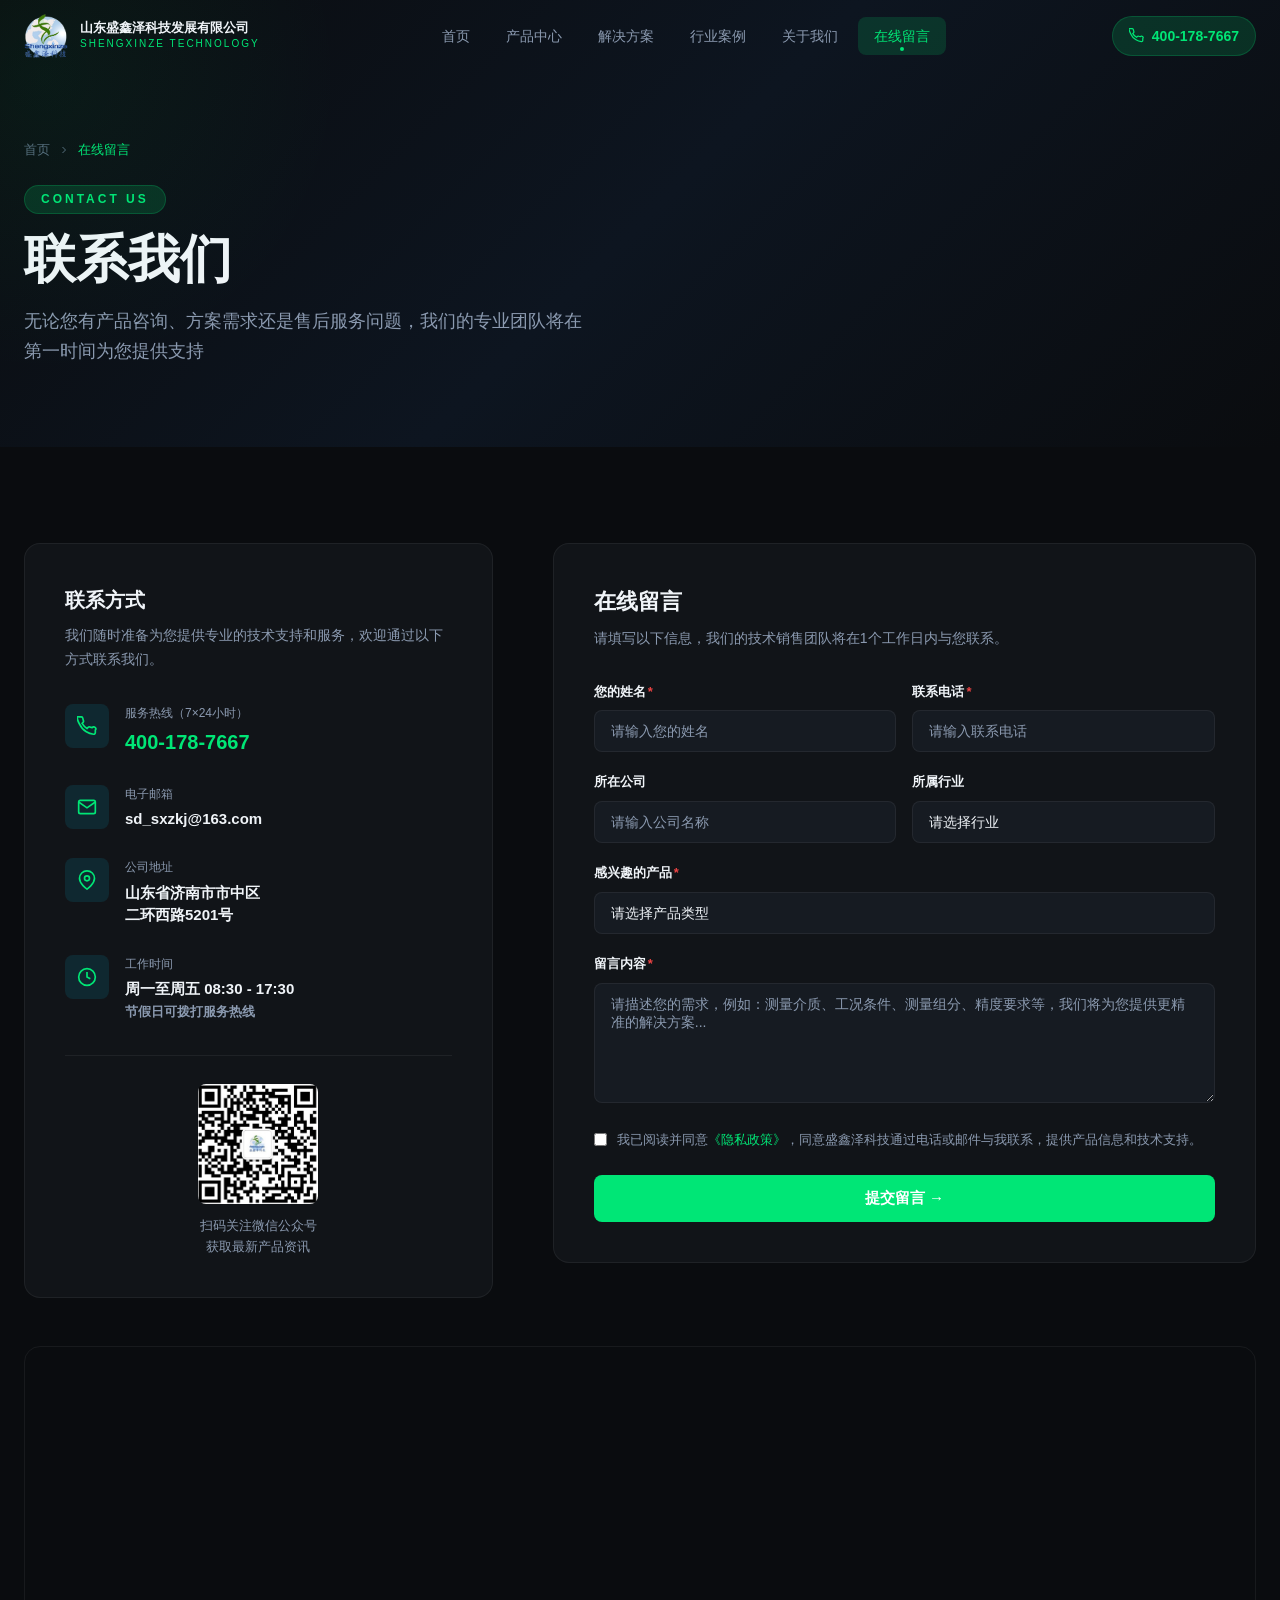
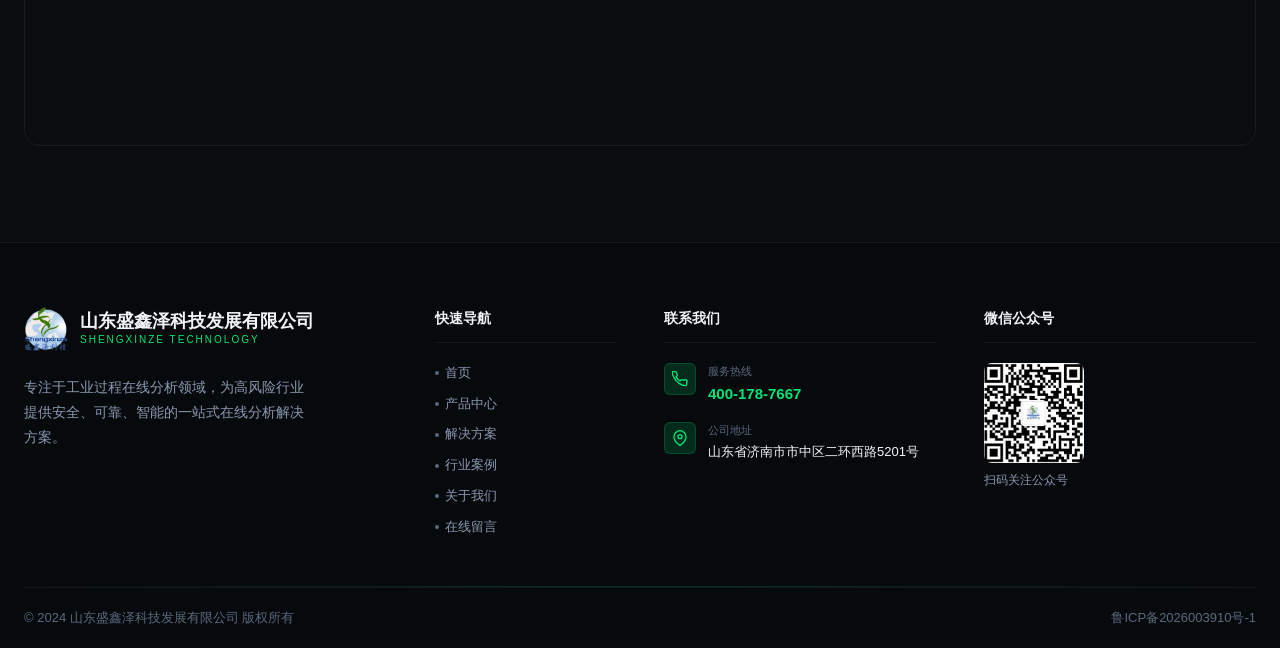
<file: contact.html>
<!DOCTYPE html>
<html lang="zh-CN">
<head>
  <meta charset="UTF-8">
  <meta name="viewport" content="width=device-width, initial-scale=1.0">
  <title>在线留言 - 山东盛鑫泽科技发展有限公司</title>
  <meta name="description" content="联系山东盛鑫泽科技，获取工业过程在线分析产品报价和技术支持。服务热线：400-178-7667">
  <link rel="stylesheet" href="assets/css/style.css">
  <style>
    .contact-layout { display:grid; grid-template-columns:1fr 1.5fr; gap:60px; align-items:start; }
    .contact-info-card { background:var(--bg-card); border:1px solid var(--border-subtle); border-radius:var(--radius-lg); padding:40px; }
    .contact-info-title { font-size:20px; font-weight:800; color:var(--text-white); margin-bottom:8px; }
    .contact-info-sub { font-size:14px; color:var(--text-gray); margin-bottom:32px; line-height:1.7; }
    .contact-info-item { display:flex; align-items:flex-start; gap:16px; margin-bottom:28px; }
    .contact-info-icon { width:44px; height:44px; border-radius:var(--radius); background:rgba(0,212,255,0.1); display:flex; align-items:center; justify-content:center; flex-shrink:0; }
    .contact-info-label { font-size:12px; color:var(--text-gray); margin-bottom:4px; }
    .contact-info-value { font-size:15px; font-weight:600; color:var(--text-white); line-height:1.5; }
    .contact-info-value.highlight { color:var(--primary); font-size:20px; font-weight:800; }
    .contact-qr { margin-top:32px; padding-top:28px; border-top:1px solid var(--border-subtle); text-align:center; }
    .contact-qr-img { width:120px; height:120px; border-radius:var(--radius); margin:0 auto 12px; background:var(--bg-card2); display:flex; align-items:center; justify-content:center; overflow:hidden; }
    .contact-qr-img img { width:100%; height:100%; object-fit:cover; }
    .contact-qr-label { font-size:13px; color:var(--text-gray); }

    /* 表单 */
    .contact-form-card { background:var(--bg-card); border:1px solid var(--border-subtle); border-radius:var(--radius-lg); padding:40px; }
    .form-title { font-size:22px; font-weight:800; color:var(--text-white); margin-bottom:8px; }
    .form-sub { font-size:14px; color:var(--text-gray); margin-bottom:32px; }
    .form-row { display:grid; grid-template-columns:1fr 1fr; gap:16px; }
    .form-group { margin-bottom:20px; }
    .form-label { display:block; font-size:13px; font-weight:600; color:var(--text-white); margin-bottom:8px; }
    .form-label span { color:#ef4444; margin-left:2px; }
    .form-input, .form-select, .form-textarea {
      width:100%; padding:12px 16px;
      background:var(--bg-card2); border:1px solid var(--border-subtle);
      border-radius:var(--radius); color:var(--text-white); font-size:14px;
      font-family:inherit; transition:var(--transition); outline:none;
    }
    .form-input::placeholder, .form-textarea::placeholder { color:var(--text-gray); }
    .form-input:focus, .form-select:focus, .form-textarea:focus { border-color:var(--primary); box-shadow:0 0 0 3px rgba(0,212,255,0.1); }
    .form-select option { background:var(--bg-card); color:var(--text-white); }
    .form-textarea { resize:vertical; min-height:120px; }
    .form-checkbox { display:flex; align-items:flex-start; gap:10px; margin-bottom:24px; }
    .form-checkbox input { margin-top:3px; accent-color:var(--primary); }
    .form-checkbox label { font-size:13px; color:var(--text-gray); line-height:1.6; }
    .form-submit { width:100%; padding:14px; background:var(--primary); color:#fff; border:none; border-radius:var(--radius); font-size:15px; font-weight:700; cursor:pointer; transition:var(--transition); }
    .form-submit:hover { background:var(--primary-dark); transform:translateY(-1px); }
    .form-success { display:none; text-align:center; padding:40px; }
    .form-success-icon { font-size:48px; margin-bottom:16px; }
    .form-success-title { font-size:20px; font-weight:800; color:var(--text-white); margin-bottom:8px; }
    .form-success-desc { font-size:14px; color:var(--text-gray); }

    /* 高德地图 */
    .map-wrap { width:100%; height:400px; border-radius:var(--radius-lg); overflow:hidden; border:1px solid var(--border-subtle); margin-top:48px; position:relative; }
    #amap-container { width:100%; height:100%; }

    @media(max-width:1024px){ .contact-layout { grid-template-columns:1fr; gap:32px; } }
    @media(max-width:600px){ .form-row { grid-template-columns:1fr; } }
  </style>
</head>
<body>

<nav class="navbar scrolled" id="navbar">
  <div class="navbar-inner">
    <a href="index.html" class="navbar-logo">
      <img src="assets/images/logo.png" alt="盛鑫泽科技" class="logo-icon-img">
      <div class="logo-text"><span class="logo-name">山东盛鑫泽科技发展有限公司</span><span class="logo-en">SHENGXINZE TECHNOLOGY</span></div>
    </a>
    <div class="navbar-menu">
      <a href="index.html" class="nav-link">首页</a>
      <a href="products.html" class="nav-link">产品中心</a>
      <a href="solutions.html" class="nav-link">解决方案</a>
      <a href="cases.html" class="nav-link">行业案例</a>
      <a href="about.html" class="nav-link">关于我们</a>
      <a href="contact.html" class="nav-link active">在线留言</a>
    </div>
    <a href="tel:4001787667" class="navbar-hotline">
      <svg width="15" height="15" viewBox="0 0 24 24" fill="none" stroke="currentColor" stroke-width="2"><path d="M22 16.92v3a2 2 0 01-2.18 2 19.79 19.79 0 01-8.63-3.07A19.5 19.5 0 013.07 9.81a19.79 19.79 0 01-3.07-8.68A2 2 0 012 .99h3a2 2 0 012 1.72c.127.96.361 1.903.7 2.81a2 2 0 01-.45 2.11L6.09 8.91a16 16 0 006 6l1.27-1.27a2 2 0 012.11-.45c.907.339 1.85.573 2.81.7A2 2 0 0122 16.92z"/></svg>
      400-178-7667
    </a>
    <button class="hamburger" aria-label="菜单"><span></span><span></span><span></span></button>
  </div>
</nav>
<div class="mobile-menu">
  <a href="index.html" class="mobile-nav-link">首页</a>
  <a href="products.html" class="mobile-nav-link">产品中心</a>
  <a href="solutions.html" class="mobile-nav-link">解决方案</a>
  <a href="cases.html" class="mobile-nav-link">行业案例</a>
  <a href="about.html" class="mobile-nav-link">关于我们</a>
  <a href="contact.html" class="mobile-nav-link active">在线留言</a>
</div>

<!-- Hero -->
<div class="page-hero">
  <div class="container">
    <div class="page-hero-breadcrumb">
      <a href="index.html">首页</a>
      <svg width="12" height="12" viewBox="0 0 24 24" fill="none" stroke="currentColor" stroke-width="2"><polyline points="9 18 15 12 9 6"/></svg>
      <span>在线留言</span>
    </div>
    <div class="section-tag">CONTACT US</div>
    <h1 class="page-hero-title">联系我们</h1>
    <p class="page-hero-subtitle">无论您有产品咨询、方案需求还是售后服务问题，我们的专业团队将在第一时间为您提供支持</p>
  </div>
</div>

<!-- 联系内容 -->
<section class="section" style="background:var(--bg-dark);">
  <div class="container">
    <div class="contact-layout">

      <!-- 左侧联系信息 -->
      <div class="fade-in">
        <div class="contact-info-card">
          <h2 class="contact-info-title">联系方式</h2>
          <p class="contact-info-sub">我们随时准备为您提供专业的技术支持和服务，欢迎通过以下方式联系我们。</p>

          <div class="contact-info-item">
            <div class="contact-info-icon">
              <svg width="20" height="20" viewBox="0 0 24 24" fill="none" stroke="var(--primary)" stroke-width="2"><path d="M22 16.92v3a2 2 0 01-2.18 2 19.79 19.79 0 01-8.63-3.07A19.5 19.5 0 013.07 9.81a19.79 19.79 0 01-3.07-8.68A2 2 0 012 .99h3a2 2 0 012 1.72c.127.96.361 1.903.7 2.81a2 2 0 01-.45 2.11L6.09 8.91a16 16 0 006 6l1.27-1.27a2 2 0 012.11-.45c.907.339 1.85.573 2.81.7A2 2 0 0122 16.92z"/></svg>
            </div>
            <div>
              <div class="contact-info-label">服务热线（7×24小时）</div>
              <a href="tel:4001787667" class="contact-info-value highlight">400-178-7667</a>
            </div>
          </div>

          <div class="contact-info-item">
            <div class="contact-info-icon">
              <svg width="20" height="20" viewBox="0 0 24 24" fill="none" stroke="var(--primary)" stroke-width="2"><path d="M4 4h16c1.1 0 2 .9 2 2v12c0 1.1-.9 2-2 2H4c-1.1 0-2-.9-2-2V6c0-1.1.9-2 2-2z"/><polyline points="22,6 12,13 2,6"/></svg>
            </div>
            <div>
              <div class="contact-info-label">电子邮箱</div>
              <div class="contact-info-value">sd_sxzkj@163.com</div>
            </div>
          </div>

          <div class="contact-info-item">
            <div class="contact-info-icon">
              <svg width="20" height="20" viewBox="0 0 24 24" fill="none" stroke="var(--primary)" stroke-width="2"><path d="M21 10c0 7-9 13-9 13s-9-6-9-13a9 9 0 0118 0z"/><circle cx="12" cy="10" r="3"/></svg>
            </div>
            <div>
              <div class="contact-info-label">公司地址</div>
              <div class="contact-info-value">山东省济南市市中区<br>二环西路5201号</div>
            </div>
          </div>

          <div class="contact-info-item">
            <div class="contact-info-icon">
              <svg width="20" height="20" viewBox="0 0 24 24" fill="none" stroke="var(--primary)" stroke-width="2"><circle cx="12" cy="12" r="10"/><polyline points="12 6 12 12 16 14"/></svg>
            </div>
            <div>
              <div class="contact-info-label">工作时间</div>
              <div class="contact-info-value">周一至周五 08:30 - 17:30<br><span style="font-size:13px;color:var(--text-gray);">节假日可拨打服务热线</span></div>
            </div>
          </div>

          <div class="contact-qr">
            <div class="contact-qr-img">
              <img src="assets/images/qrcode_wechat.png" alt="微信公众号二维码" onerror="this.parentElement.innerHTML='<div style=\'font-size:40px;\'>📱</div>'">
            </div>
            <div class="contact-qr-label">扫码关注微信公众号<br>获取最新产品资讯</div>
          </div>
        </div>
      </div>

      <!-- 右侧留言表单 -->
      <div class="fade-in fade-in-delay-1">
        <div class="contact-form-card">
          <div id="formArea">
            <h2 class="form-title">在线留言</h2>
            <p class="form-sub">请填写以下信息，我们的技术销售团队将在1个工作日内与您联系。</p>
            <form id="contactForm" onsubmit="submitForm(event)">
              <div class="form-row">
                <div class="form-group">
                  <label class="form-label">您的姓名<span>*</span></label>
                  <input type="text" class="form-input" placeholder="请输入您的姓名" required>
                </div>
                <div class="form-group">
                  <label class="form-label">联系电话<span>*</span></label>
                  <input type="tel" class="form-input" placeholder="请输入联系电话" required>
                </div>
              </div>
              <div class="form-row">
                <div class="form-group">
                  <label class="form-label">所在公司</label>
                  <input type="text" class="form-input" placeholder="请输入公司名称">
                </div>
                <div class="form-group">
                  <label class="form-label">所属行业</label>
                  <select class="form-select">
                    <option value="">请选择行业</option>
                    <option>炼油行业</option>
                    <option>石油化工</option>
                    <option>天然气行业</option>
                    <option>煤化工行业</option>
                    <option>电力能源</option>
                    <option>环保监测</option>
                    <option>钢铁冶金</option>
                    <option>半导体行业</option>
                    <option>水泥行业</option>
                    <option>其他行业</option>
                  </select>
                </div>
              </div>
              <div class="form-group">
                <label class="form-label">感兴趣的产品<span>*</span></label>
                <select class="form-select" required>
                  <option value="">请选择产品类型</option>
                  <option>气体在线分析仪（气相色谱仪）</option>
                  <option>气体在线分析仪（激光光谱仪）</option>
                  <option>气体在线分析仪（紫外光谱仪）</option>
                  <option>气体在线分析仪（热导分析仪）</option>
                  <option>气体在线分析仪（其他）</option>
                  <option>水质在线分析仪（水质监测系统）</option>
                  <option>水质在线分析仪（五参数监测仪）</option>
                  <option>水质在线分析仪（化学水分析仪）</option>
                  <option>样品预处理系统</option>
                  <option>防爆正压分析小屋</option>
                  <option>系统集成方案</option>
                  <option>CEMS烟气监测系统</option>
                  <option>其他/不确定</option>
                </select>
              </div>
              <div class="form-group">
                <label class="form-label">留言内容<span>*</span></label>
                <textarea class="form-textarea" placeholder="请描述您的需求，例如：测量介质、工况条件、测量组分、精度要求等，我们将为您提供更精准的解决方案..." required></textarea>
              </div>
              <div class="form-checkbox">
                <input type="checkbox" id="agree" required>
                <label for="agree">我已阅读并同意<a href="#" style="color:var(--primary);">《隐私政策》</a>，同意盛鑫泽科技通过电话或邮件与我联系，提供产品信息和技术支持。</label>
              </div>
              <button type="submit" class="form-submit">提交留言 →</button>
            </form>
          </div>
          <div class="form-success" id="formSuccess">
            <div class="form-success-icon">✅</div>
            <div class="form-success-title">留言提交成功！</div>
            <div class="form-success-desc">感谢您的留言，我们的技术销售团队将在1个工作日内与您联系。<br>如有紧急需求，请直接拨打服务热线 <a href="tel:4001787667" style="color:var(--primary);font-weight:700;">400-178-7667</a></div>
            <button onclick="resetForm()" class="btn btn-outline" style="margin-top:24px;">再次留言</button>
          </div>
        </div>
      </div>

    </div>

    <!-- 高德地图 -->
    <div class="map-wrap fade-in">
      <div id="amap-container"></div>
    </div>
    <!-- 高德地图 JS SDK -->
    <script src="https://webapi.amap.com/maps?v=2.0&key=d6a612a45834a24f8b2ac2e60ab19614"></script>
    <script>
    window.onload = function(){
      // 公司精确坐标：山东省济南市市中区二环西路5201号
      var lnglat = new AMap.LngLat(116.931342, 36.645712);
      var map = new AMap.Map('amap-container', {
        zoom: 16,
        center: lnglat
      });
      map.on('complete', function(){
        var marker = new AMap.Marker({
          position: lnglat,
          title: '山东盛鑫泽科技发展有限公司'
        });
        map.add(marker);
        var infoWindow = new AMap.InfoWindow({
          content: '<div style="padding:10px 14px;font-size:13px;line-height:1.8;color:#333;">' +
            '<div style="font-weight:700;font-size:14px;margin-bottom:4px;">山东盛鑫泽科技发展有限公司</div>' +
            '<div>&#x1F4CD; 山东省济南市市中区二环西路5201号</div>' +
            '<div>&#x1F4DE; 400-178-7667</div>' +
            '</div>',
          offset: new AMap.Pixel(0, -30)
        });
        infoWindow.open(map, lnglat);
        marker.on('click', function(){ infoWindow.open(map, lnglat); });
      });
    };
    </script>
  </div>
</section>

<!-- 页脚 -->
<footer class="footer">
  <div class="container">
    <div class="footer-grid">
      <div class="footer-brand">
        <a href="index.html" class="navbar-logo" style="display:inline-flex;">
          <img src="assets/images/logo.png" alt="盛鑫泽科技" class="logo-icon-img">
          <div class="logo-text"><span class="logo-name">山东盛鑫泽科技发展有限公司</span><span class="logo-en">SHENGXINZE TECHNOLOGY</span></div>
        </a>
        <p class="footer-desc">专注于工业过程在线分析领域，为高风险行业提供安全、可靠、智能的一站式在线分析解决方案。</p>
      </div>
      <div>
        <div class="footer-col-title">快速导航</div>
        <div class="footer-links">
          <a href="index.html" class="footer-link">首页</a>
          <a href="products.html" class="footer-link">产品中心</a>
          <a href="solutions.html" class="footer-link">解决方案</a>
          <a href="cases.html" class="footer-link">行业案例</a>
          <a href="about.html" class="footer-link">关于我们</a>
          <a href="contact.html" class="footer-link">在线留言</a>
        </div>
      </div>
      <div>
        <div class="footer-col-title">联系我们</div>
        <div class="footer-contact-item">
          <div class="footer-contact-icon"><svg width="16" height="16" viewBox="0 0 24 24" fill="none" stroke="var(--primary)" stroke-width="2"><path d="M22 16.92v3a2 2 0 01-2.18 2 19.79 19.79 0 01-8.63-3.07A19.5 19.5 0 013.07 9.81a19.79 19.79 0 01-3.07-8.68A2 2 0 012 .99h3a2 2 0 012 1.72c.127.96.361 1.903.7 2.81a2 2 0 01-.45 2.11L6.09 8.91a16 16 0 006 6l1.27-1.27a2 2 0 012.11-.45c.907.339 1.85.573 2.81.7A2 2 0 0122 16.92z"/></svg></div>
          <div class="footer-contact-text"><div class="footer-contact-label">服务热线</div><a href="tel:4001787667" class="footer-contact-value highlight">400-178-7667</a></div>
        </div>
        <div class="footer-contact-item">
          <div class="footer-contact-icon"><svg width="16" height="16" viewBox="0 0 24 24" fill="none" stroke="var(--primary)" stroke-width="2"><path d="M21 10c0 7-9 13-9 13s-9-6-9-13a9 9 0 0118 0z"/><circle cx="12" cy="10" r="3"/></svg></div>
          <div class="footer-contact-text"><div class="footer-contact-label">公司地址</div><div class="footer-contact-value">山东省济南市市中区二环西路5201号</div></div>
        </div>
      </div>
      <div>
        <div class="footer-col-title">微信公众号</div>
        <div style="width:100px;height:100px;background:var(--bg-card2);border-radius:var(--radius);overflow:hidden;margin-bottom:8px;">
          <img src="assets/images/qrcode_wechat.png" alt="公众号二维码" style="width:100%;height:100%;object-fit:cover;" onerror="this.style.display='none'">
        </div>
        <p style="font-size:12px;color:var(--text-gray);">扫码关注公众号</p>
      </div>
    </div>
  </div>
  <div class="divider"></div>
  <div class="container">
    <div class="footer-bottom">
      <div class="footer-copyright">© 2024 山东盛鑫泽科技发展有限公司 版权所有</div>
      <div class="footer-icp"><a href="https://beian.miit.gov.cn/" target="_blank">鲁ICP备2026003910号-1</a></div>
    </div>
  </div>
</footer>

<script src="assets/js/common.js"></script>
<script>
function submitForm(e) {
  e.preventDefault();
  document.getElementById('formArea').style.display = 'none';
  document.getElementById('formSuccess').style.display = 'block';
}
function resetForm() {
  document.getElementById('contactForm').reset();
  document.getElementById('formArea').style.display = 'block';
  document.getElementById('formSuccess').style.display = 'none';
}
</script>
</body>
</html>
</file>
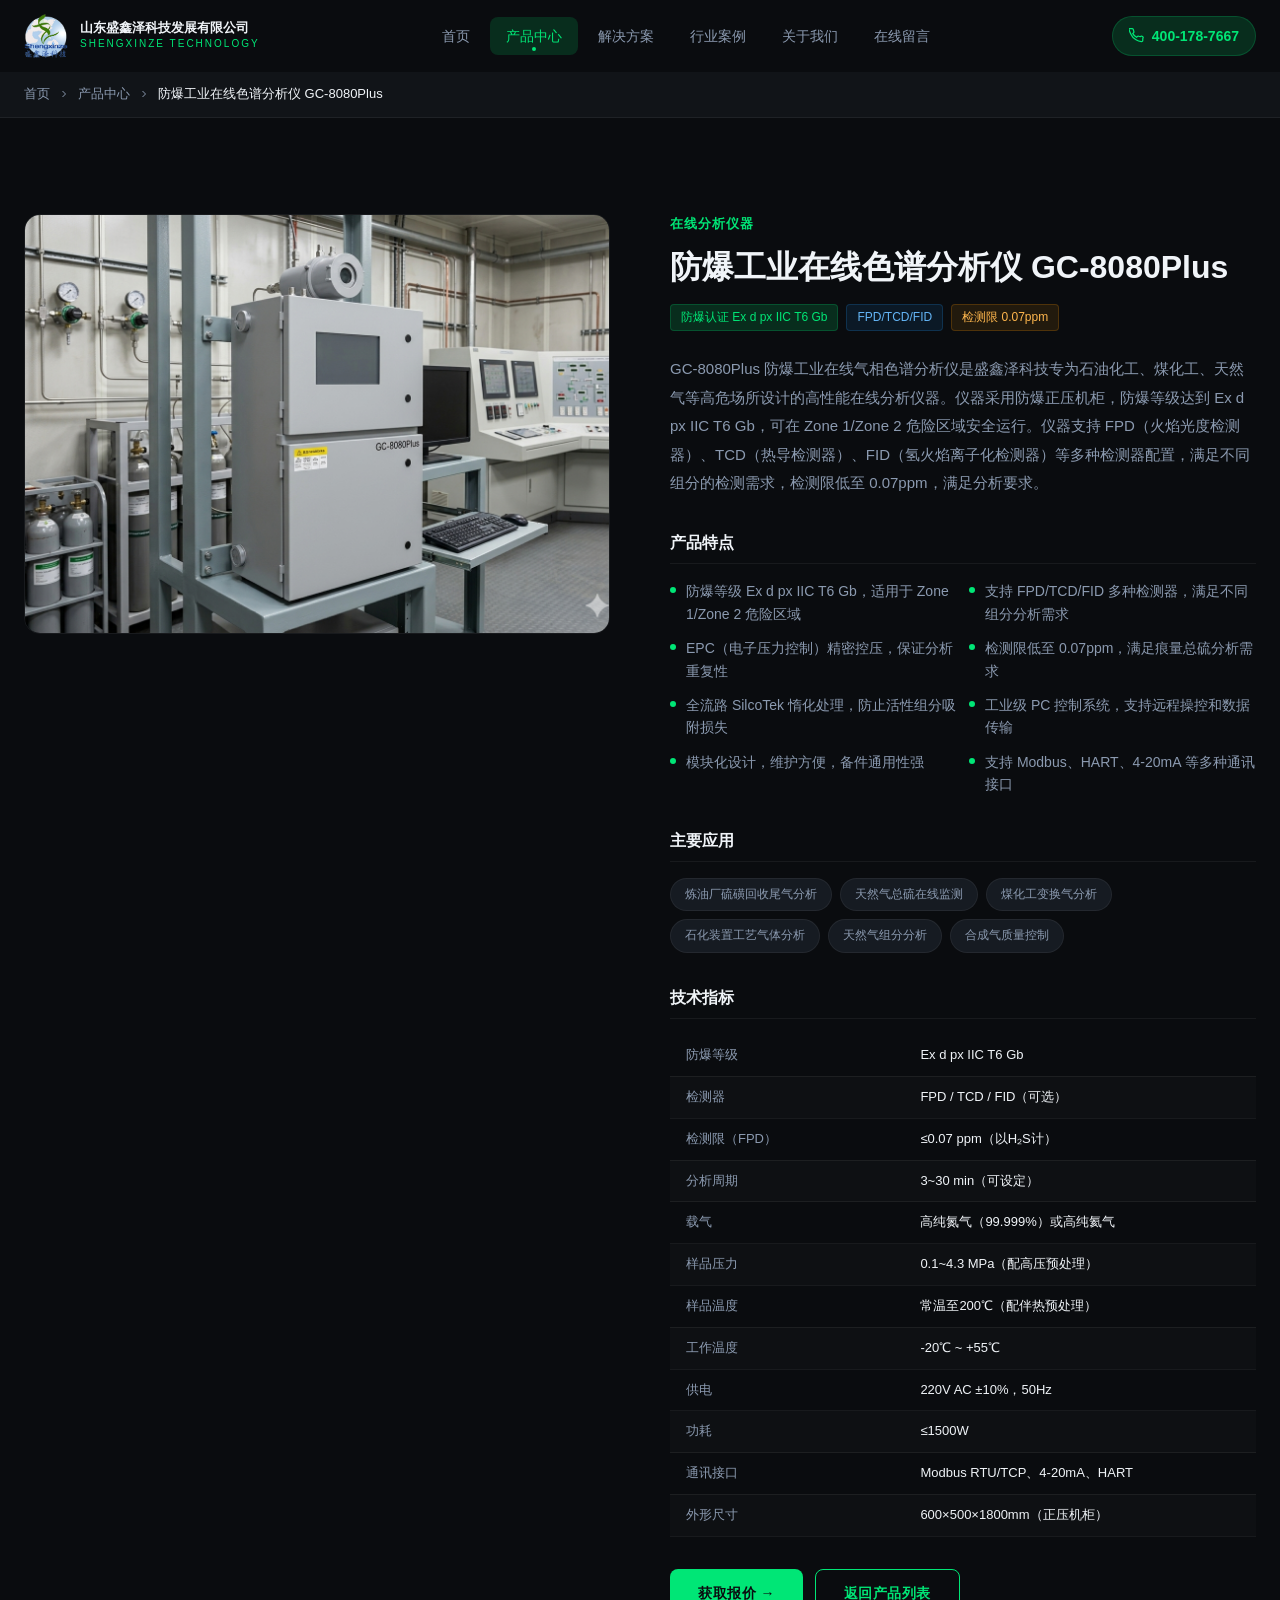
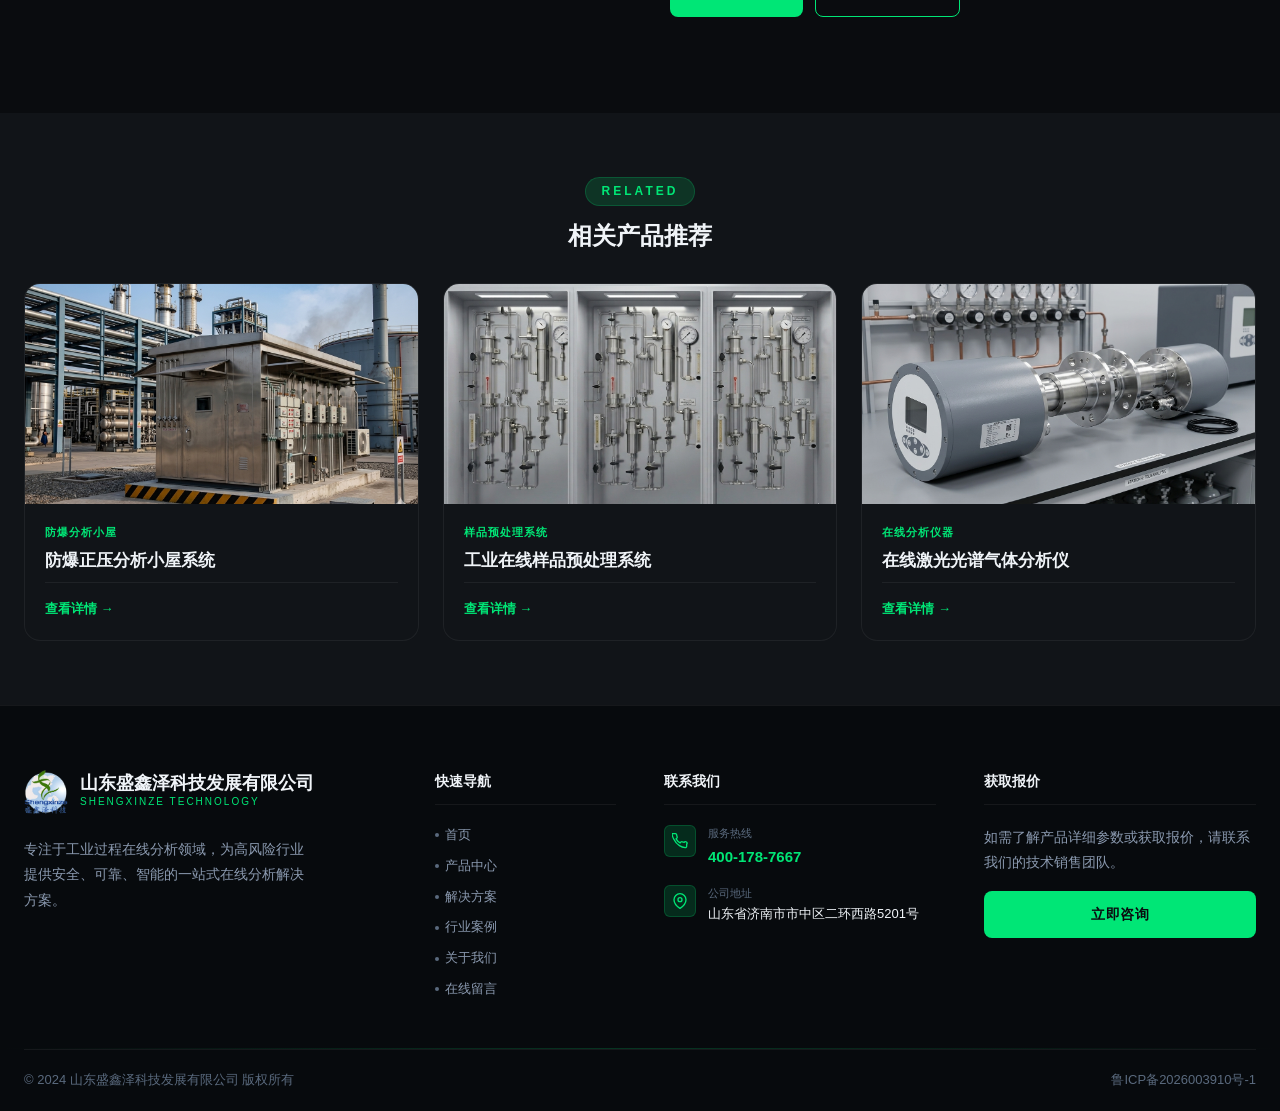
<file: product-detail.html>
<!DOCTYPE html>
<html lang="zh-CN">
<head>
  <meta charset="UTF-8">
  <meta name="viewport" content="width=device-width, initial-scale=1.0">
  <title>产品详情 - 山东盛鑫泽科技发展有限公司</title>
  <link rel="stylesheet" href="assets/css/style.css">
  <style>
    .detail-layout { display:grid; grid-template-columns:1fr 1fr; gap:60px; align-items:start; }
    .detail-img-wrap { position:sticky; top:100px; }
    .detail-main-img { width:100%; border-radius:var(--radius-lg); border:1px solid var(--border-subtle); object-fit:cover; height:420px; }
    .detail-thumbs { display:flex; gap:12px; margin-top:16px; }
    .detail-thumb { width:80px; height:60px; border-radius:8px; border:2px solid var(--border-subtle); object-fit:cover; cursor:pointer; transition:var(--transition); }
    .detail-thumb.active, .detail-thumb:hover { border-color:var(--primary); }
    .detail-category { font-size:13px; color:var(--primary); font-weight:600; letter-spacing:1px; text-transform:uppercase; margin-bottom:12px; }
    .detail-title { font-size:clamp(22px,3vw,32px); font-weight:800; color:var(--text-white); line-height:1.3; margin-bottom:16px; }
    .detail-badges { display:flex; gap:8px; flex-wrap:wrap; margin-bottom:24px; }
    .detail-desc { font-size:15px; color:var(--text-gray); line-height:1.9; margin-bottom:32px; }
    .detail-section { margin-bottom:32px; }
    .detail-section-title { font-size:16px; font-weight:700; color:var(--text-white); margin-bottom:16px; padding-bottom:8px; border-bottom:1px solid var(--border-subtle); }
    .detail-features { display:grid; grid-template-columns:1fr 1fr; gap:12px; }
    .detail-feature { display:flex; align-items:flex-start; gap:10px; }
    .detail-feature-dot { width:6px; height:6px; border-radius:50%; background:var(--primary); margin-top:7px; flex-shrink:0; }
    .detail-feature-text { font-size:14px; color:var(--text-gray); line-height:1.6; }
    .detail-specs { width:100%; border-collapse:collapse; }
    .detail-specs tr:nth-child(even) td { background:rgba(255,255,255,0.02); }
    .detail-specs td { padding:10px 16px; font-size:13px; border-bottom:1px solid var(--border-subtle); }
    .detail-specs td:first-child { color:var(--text-gray); width:40%; font-weight:500; }
    .detail-specs td:last-child { color:var(--text-white); }
    .detail-apps { display:flex; flex-wrap:wrap; gap:8px; }
    .detail-app-tag { background:var(--bg-card2); border:1px solid var(--border-subtle); border-radius:20px; padding:6px 14px; font-size:12px; color:var(--text-gray); }
    .detail-actions { display:flex; gap:12px; margin-top:32px; flex-wrap:wrap; }
    @media(max-width:1024px){ .detail-layout { grid-template-columns:1fr; gap:32px; } .detail-img-wrap { position:static; } }
    @media(max-width:600px){ .detail-features { grid-template-columns:1fr; } }
  </style>
</head>
<body>

<!-- 导航栏 -->
<nav class="navbar scrolled" id="navbar">
  <div class="navbar-inner">
    <a href="index.html" class="navbar-logo">
      <img src="assets/images/logo.png" alt="盛鑫泽科技" class="logo-icon-img">
      <div class="logo-text"><span class="logo-name">山东盛鑫泽科技发展有限公司</span><span class="logo-en">SHENGXINZE TECHNOLOGY</span></div>
    </a>
    <div class="navbar-menu">
      <a href="index.html" class="nav-link">首页</a>
      <a href="products.html" class="nav-link active">产品中心</a>
      <a href="solutions.html" class="nav-link">解决方案</a>
      <a href="cases.html" class="nav-link">行业案例</a>
      <a href="about.html" class="nav-link">关于我们</a>
      <a href="contact.html" class="nav-link">在线留言</a>
    </div>
    <a href="tel:4001787667" class="navbar-hotline">
      <svg width="15" height="15" viewBox="0 0 24 24" fill="none" stroke="currentColor" stroke-width="2"><path d="M22 16.92v3a2 2 0 01-2.18 2 19.79 19.79 0 01-8.63-3.07A19.5 19.5 0 013.07 9.81a19.79 19.79 0 01-3.07-8.68A2 2 0 012 .99h3a2 2 0 012 1.72c.127.96.361 1.903.7 2.81a2 2 0 01-.45 2.11L6.09 8.91a16 16 0 006 6l1.27-1.27a2 2 0 012.11-.45c.907.339 1.85.573 2.81.7A2 2 0 0122 16.92z"/></svg>
      400-178-7667
    </a>
    <button class="hamburger" aria-label="菜单"><span></span><span></span><span></span></button>
  </div>
</nav>
<div class="mobile-menu">
  <a href="index.html" class="mobile-nav-link">首页</a>
  <a href="products.html" class="mobile-nav-link active">产品中心</a>
  <a href="solutions.html" class="mobile-nav-link">解决方案</a>
  <a href="cases.html" class="mobile-nav-link">行业案例</a>
  <a href="about.html" class="mobile-nav-link">关于我们</a>
  <a href="contact.html" class="mobile-nav-link">在线留言</a>
</div>

<!-- 面包屑 -->
<div style="background:var(--bg-card);border-bottom:1px solid var(--border-subtle);padding:12px 0;margin-top:72px;">
  <div class="container">
    <div style="display:flex;align-items:center;gap:8px;font-size:13px;color:var(--text-gray);">
      <a href="index.html" style="color:var(--text-gray);transition:color 0.2s;" onmouseover="this.style.color='var(--primary)'" onmouseout="this.style.color='var(--text-gray)'">首页</a>
      <svg width="12" height="12" viewBox="0 0 24 24" fill="none" stroke="currentColor" stroke-width="2"><polyline points="9 18 15 12 9 6"/></svg>
      <a href="products.html" style="color:var(--text-gray);transition:color 0.2s;" onmouseover="this.style.color='var(--primary)'" onmouseout="this.style.color='var(--text-gray)'">产品中心</a>
      <svg width="12" height="12" viewBox="0 0 24 24" fill="none" stroke="currentColor" stroke-width="2"><polyline points="9 18 15 12 9 6"/></svg>
      <span id="breadcrumbName" style="color:var(--text-white);">产品详情</span>
    </div>
  </div>
</div>

<!-- 产品详情 -->
<section class="section" style="background:var(--bg-dark);">
  <div class="container">
    <div class="detail-layout" id="productDetail">
      <!-- 动态内容由JS填充 -->
    </div>
  </div>
</section>

<!-- 相关产品 -->
<section class="section-sm" style="background:var(--bg-card);">
  <div class="container">
    <div class="section-header" style="margin-bottom:32px;">
      <div class="section-tag">RELATED</div>
      <h2 class="section-title" style="font-size:24px;">相关产品推荐</h2>
    </div>
    <div class="grid-3" id="relatedProducts"></div>
  </div>
</section>

<!-- 页脚 -->
<footer class="footer">
  <div class="container">
    <div class="footer-grid">
      <div class="footer-brand">
        <a href="index.html" class="navbar-logo" style="display:inline-flex;">
          <img src="assets/images/logo.png" alt="盛鑫泽科技" class="logo-icon-img">
          <div class="logo-text"><span class="logo-name">山东盛鑫泽科技发展有限公司</span><span class="logo-en">SHENGXINZE TECHNOLOGY</span></div>
        </a>
        <p class="footer-desc">专注于工业过程在线分析领域，为高风险行业提供安全、可靠、智能的一站式在线分析解决方案。</p>
      </div>
      <div>
        <div class="footer-col-title">快速导航</div>
        <div class="footer-links">
          <a href="index.html" class="footer-link">首页</a>
          <a href="products.html" class="footer-link">产品中心</a>
          <a href="solutions.html" class="footer-link">解决方案</a>
          <a href="cases.html" class="footer-link">行业案例</a>
          <a href="about.html" class="footer-link">关于我们</a>
          <a href="contact.html" class="footer-link">在线留言</a>
        </div>
      </div>
      <div>
        <div class="footer-col-title">联系我们</div>
        <div class="footer-contact-item">
          <div class="footer-contact-icon"><svg width="16" height="16" viewBox="0 0 24 24" fill="none" stroke="var(--primary)" stroke-width="2"><path d="M22 16.92v3a2 2 0 01-2.18 2 19.79 19.79 0 01-8.63-3.07A19.5 19.5 0 013.07 9.81a19.79 19.79 0 01-3.07-8.68A2 2 0 012 .99h3a2 2 0 012 1.72c.127.96.361 1.903.7 2.81a2 2 0 01-.45 2.11L6.09 8.91a16 16 0 006 6l1.27-1.27a2 2 0 012.11-.45c.907.339 1.85.573 2.81.7A2 2 0 0122 16.92z"/></svg></div>
          <div class="footer-contact-text"><div class="footer-contact-label">服务热线</div><a href="tel:4001787667" class="footer-contact-value highlight">400-178-7667</a></div>
        </div>
        <div class="footer-contact-item">
          <div class="footer-contact-icon"><svg width="16" height="16" viewBox="0 0 24 24" fill="none" stroke="var(--primary)" stroke-width="2"><path d="M21 10c0 7-9 13-9 13s-9-6-9-13a9 9 0 0118 0z"/><circle cx="12" cy="10" r="3"/></svg></div>
          <div class="footer-contact-text"><div class="footer-contact-label">公司地址</div><div class="footer-contact-value">山东省济南市市中区二环西路5201号</div></div>
        </div>
      </div>
      <div>
        <div class="footer-col-title">获取报价</div>
        <p style="font-size:14px;color:var(--text-gray);line-height:1.8;margin-bottom:16px;">如需了解产品详细参数或获取报价，请联系我们的技术销售团队。</p>
        <a href="contact.html" class="btn btn-primary" style="width:100%;justify-content:center;">立即咨询</a>
      </div>
    </div>
  </div>
  <div class="divider"></div>
  <div class="container">
    <div class="footer-bottom">
      <div class="footer-copyright">© 2024 山东盛鑫泽科技发展有限公司 版权所有</div>
      <div class="footer-icp"><a href="https://beian.miit.gov.cn/" target="_blank">鲁ICP备2026003910号-1</a></div>
    </div>
  </div>
</footer>

<script src="assets/js/common.js"></script>
<script>
// 产品数据库
const products = {
  'gc8080': {
    name: '防爆工业在线色谱分析仪 GC-8080Plus',
    category: '在线分析仪器',
    cat: 'analyzer',
    img: 'assets/images/products/prod_gc8080.png',
    badges: ['<span class="badge badge-green">防爆认证 Ex d px IIC T6 Gb</span>','<span class="badge badge-blue">FPD/TCD/FID</span>','<span class="badge badge-orange">检测限 0.07ppm</span>'],
    desc: 'GC-8080Plus 防爆工业在线气相色谱分析仪是盛鑫泽科技专为石油化工、煤化工、天然气等高危场所设计的高性能在线分析仪器。仪器采用防爆正压机柜，防爆等级达到 Ex d px IIC T6 Gb，可在 Zone 1/Zone 2 危险区域安全运行。仪器支持 FPD（火焰光度检测器）、TCD（热导检测器）、FID（氢火焰离子化检测器）等多种检测器配置，满足不同组分的检测需求，检测限低至 0.07ppm，满足分析要求。',
    features: [
      '防爆等级 Ex d px IIC T6 Gb，适用于 Zone 1/Zone 2 危险区域',
      '支持 FPD/TCD/FID 多种检测器，满足不同组分分析需求',
      'EPC（电子压力控制）精密控压，保证分析重复性',
      '检测限低至 0.07ppm，满足痕量总硫分析需求',
      '全流路 SilcoTek 惰化处理，防止活性组分吸附损失',
      '工业级 PC 控制系统，支持远程操控和数据传输',
      '模块化设计，维护方便，备件通用性强',
      '支持 Modbus、HART、4-20mA 等多种通讯接口'
    ],
    apps: ['炼油厂硫磺回收尾气分析','天然气总硫在线监测','煤化工变换气分析','石化装置工艺气体分析','天然气组分分析','合成气质量控制'],
    specs: [
      ['防爆等级','Ex d px IIC T6 Gb'],
      ['检测器','FPD / TCD / FID（可选）'],
      ['检测限（FPD）','≤0.07 ppm（以H₂S计）'],
      ['分析周期','3~30 min（可设定）'],
      ['载气','高纯氮气（99.999%）或高纯氦气'],
      ['样品压力','0.1~4.3 MPa（配高压预处理）'],
      ['样品温度','常温至200℃（配伴热预处理）'],
      ['工作温度','-20℃ ~ +55℃'],
      ['供电','220V AC ±10%，50Hz'],
      ['功耗','≤1500W'],
      ['通讯接口','Modbus RTU/TCP、4-20mA、HART'],
      ['外形尺寸','600×500×1800mm（正压机柜）']
    ]
  },
  'cabin': {
    name: '防爆正压分析小屋系统',
    category: '防爆分析小屋',
    cat: 'cabin',
    img: 'assets/images/products/prod_shelter.png',
    badges: ['<span class="badge badge-green">Ex d px IIC T4 Gb</span>','<span class="badge badge-blue">HVAC温控</span>','<span class="badge badge-orange">定制设计</span>'],
    desc: '防爆正压分析小屋是盛鑫泽科技的核心产品之一，专为危险区域的在线分析仪器提供安全、舒适的安装环境。小屋采用型钢框架结构，外墙及屋顶采用π型板拼装，底座采用工字梁槽道型，整体结构坚固耐用。配备完善的联锁报警系统及HVAC正压通风温控系统，确保小屋内部始终保持正压状态，防止危险气体侵入，同时维持适宜的温湿度环境，保障仪器正常运行。',
    features: [
      '防爆等级 Ex d px IIC T4 Gb，满足 Zone 1/Zone 2 危险区域要求',
      '型钢框架结构，π型板外墙，结构强度高，抗风耐腐蚀',
      'HVAC 正压通风温控系统，室内温度控制在 15~30℃',
      '完善的联锁报警系统，可燃/有毒气体检测、火灾报警、断电保护',
      '内置照明、插座、通讯、消防等完整配套设施',
      '支持多台分析仪器同时安装，最大化空间利用率',
      '模块化设计，工厂预制，现场快速安装',
      '支持标准尺寸和定制尺寸，满足不同项目需求'
    ],
    apps: ['石油化工装置分析站','天然气处理厂分析小屋','煤化工在线分析系统','炼油厂分析仪器间','海上平台分析小屋','LNG接收站分析系统'],
    specs: [
      ['防爆等级','Ex d px IIC T4 Gb'],
      ['标准尺寸','3000×4000×2800mm（L×W×H）'],
      ['框架材质','Q235B型钢，热浸锌防腐'],
      ['外墙材质','π型彩钢夹芯板，厚度75mm'],
      ['温控范围','室内温度 15~30℃（HVAC控制）'],
      ['正压值','≥50Pa（相对于外部环境）'],
      ['照明','防爆荧光灯，照度≥300lux'],
      ['电源','380V AC 三相五线，50Hz'],
      ['承重','地面承重≥500kg/m²'],
      ['设计寿命','≥20年'],
      ['认证标准','GB/T 3836、ATEX（可选）'],
      ['交货周期','标准款60天，定制款90天']
    ]
  },
  'pretreatment': {
    name: '工业在线样品预处理系统',
    category: '样品预处理系统',
    cat: 'pretreatment',
    img: 'assets/images/products/pretreat_general.jpg',
    badges: ['<span class="badge badge-blue">9大类型</span>','<span class="badge badge-orange">定制设计</span>'],
    desc: '盛鑫泽科技的工业在线样品预处理系统是在线分析仪器正常运行的重要保障。针对工业现场高温、高压、高含水、高含尘、有毒腐蚀等9大类苛刻工况，提供全系列定制化预处理方案。系统采用模块化设计，包含取样探针、过滤器、减压阀、流量控制、排放系统等核心部件，确保样品的代表性、完整性和分析仪器的安全运行。',
    features: [
      '覆盖9大类苛刻工况：高温、高压、高含水、高含尘、有毒腐蚀等',
      '模块化设计，标准化接口，安装维护方便',
      '全流路采用316L不锈钢或哈氏合金，耐腐蚀性强',
      '关键部件采用国际知名品牌（Tescom、Swagelok等）',
      '支持伴热保温，防止样品冷凝损失',
      '配置快速回路，保证样品实时性',
      '支持防爆设计，适用于危险区域',
      '提供完整的P&ID图纸和操作维护手册'
    ],
    apps: ['炼油装置工艺气体取样','天然气高压样品预处理','煤化工高温高含水预处理','CEMS烟气预处理系统','化工装置腐蚀性气体预处理','制药行业洁净气体预处理'],
    specs: [
      ['适用介质','气体（含液态烃、含水气体等）'],
      ['工作压力','0.1~10 MPa（高压型可达25MPa）'],
      ['工作温度','-40℃ ~ +200℃（高温型可达400℃）'],
      ['过滤精度','0.5μm ~ 50μm（可选）'],
      ['流量范围','0.1~10 L/min（可调）'],
      ['材质','316L不锈钢 / 哈氏合金（可选）'],
      ['接口规格','1/4" ~ 1/2" Swagelok（可选）'],
      ['防爆等级','Ex d IIC T6 Gb（防爆型）'],
      ['安装方式','壁挂式 / 落地式 / 机柜内嵌'],
      ['伴热方式','电伴热 / 蒸汽伴热（可选）'],
      ['认证标准','SH/T 3005、GB/T 3836（防爆型）'],
      ['定制周期','标准款30天，定制款45天']
    ]
  },
  'gc-standard': {
    name: '常规在线气相色谱分析仪',
    category: '在线分析仪器',
    cat: 'analyzer',
    img: 'assets/images/products/prod_gc_lab.png',
    badges: ['<span class="badge badge-blue">多组分检测</span>','<span class="badge badge-orange">工业级PC</span>','<span class="badge badge-blue">低维护成本</span>'],
    desc: '常规在线气相色谱分析仪是盛鑫泽科技面向非防爆区域工业过程分析需求推出的高性价比在线分析仪器。仪器配备工业级PC控制系统，操作界面友好，支持多组分同时检测，分析结果实时上传至DCS/SCADA系统。仪器采用模块化设计，关键部件均可在线更换，维护成本低，适用于化工、制药、食品、半导体等非危险区域的工业过程气体分析。',
    features: [
      '适用于非防爆区域（Safe Area），安装灵活，成本低',
      '支持TCD、FID、FPD等多种检测器，满足不同组分分析需求',
      '工业级PC控制系统，触摸屏操作，界面直观',
      '多组分同时检测，分析周期短（最短2min）',
      '全流路316L不锈钢材质，耐腐蚀，寿命长',
      '模块化柱箱设计，色谱柱更换方便快捷',
      '支持Modbus、4-20mA、OPC-UA等多种通讯接口',
      '远程诊断与维护功能，降低运维成本'
    ],
    apps: ['化工装置工艺气体分析','制药行业气体纯度检测','食品行业气体组分分析','半导体特种气体监测','实验室在线分析','非防爆区域过程控制'],
    specs: [
      ['安装区域','非防爆区域（Safe Area）'],
      ['检测器','TCD / FID / FPD（可选）'],
      ['分析组分数','最多32个组分'],
      ['分析周期','2~30 min（可设定）'],
      ['载气','高纯氮气（99.999%）或高纯氦气'],
      ['样品压力','0.1~1.0 MPa'],
      ['柱箱温度','室温+10℃ ~ 200℃'],
      ['工作温度','5℃ ~ 45℃'],
      ['供电','220V AC ±10%，50Hz'],
      ['功耗','≤800W'],
      ['通讯接口','Modbus RTU/TCP、4-20mA、OPC-UA'],
      ['外形尺寸','500×450×1600mm（落地式机柜）']
    ]
  },
  'uv': {
    name: '在线紫外光谱气体分析仪（DOAS）',
    category: '在线分析仪器',
    cat: 'analyzer',
    img: 'assets/images/products/prod_uv.png',
    badges: ['<span class="badge badge-green">CEMS专用</span>','<span class="badge badge-blue">多组分同测</span>','<span class="badge badge-orange">差分光谱</span>'],
    desc: '在线紫外光谱气体分析仪（DOAS）采用差分光学吸收光谱（Differential Optical Absorption Spectroscopy）技术，通过分析紫外波段的特征吸收光谱，可同时测量SO₂、NO、NO₂、NH₃、O₃等多种气体浓度。仪器符合HJ75、HJ76等国家CEMS标准，广泛应用于燃煤电厂、钢铁、水泥、化工等行业的烟气排放连续监测系统（CEMS），以及大气环境监测领域。',
    features: [
      '差分光学吸收光谱技术，同时测量SO₂、NO、NO₂、NH₃等多种气体',
      '符合HJ75、HJ76国家CEMS标准，满足环保合规要求',
      '宽量程设计，可覆盖从ppm级到百分比级的测量需求',
      '无运动部件，光源寿命长（>5万小时），维护量极低',
      '内置自动校准功能，保证长期测量稳定性',
      '支持防爆设计，适用于危险区域安装',
      '数据自动上传至环保监管平台，满足在线监控要求',
      '支持Modbus、RS485、4-20mA等多种通讯接口'
    ],
    apps: ['燃煤电厂烟气CEMS','钢铁烧结烟气监测','水泥窑炉排放监测','化工装置尾气监测','垃圾焚烧烟气监测','大气环境质量监测'],
    specs: [
      ['测量原理','DOAS（差分光学吸收光谱）'],
      ['可测组分','SO₂、NO、NO₂、NH₃、O₃（可选配）'],
      ['SO₂量程','0~500 / 0~2000 mg/m³（可选）'],
      ['NO量程','0~500 / 0~2000 mg/m³（可选）'],
      ['NO₂量程','0~200 mg/m³'],
      ['检测限','≤1 mg/m³（SO₂/NO）'],
      ['响应时间','≤200s（T90）'],
      ['测量精度','±2% F.S.'],
      ['工作温度','5℃ ~ 45℃（分析仪本体）'],
      ['防爆等级','Ex d IIC T6 Gb（防爆型可选）'],
      ['通讯接口','Modbus RTU/TCP、RS485、4-20mA'],
      ['认证标准','HJ75、HJ76、GB/T 3836（防爆型）']
    ]
  },
  'tcd': {
    name: '防爆型热导气体分析仪（TCD）',
    category: '在线分析仪器',
    cat: 'analyzer',
    img: 'assets/images/products/prod_tcd.png',
    badges: ['<span class="badge badge-green">防爆认证</span>','<span class="badge badge-blue">结构简单</span>','<span class="badge badge-orange">连续在线</span>'],
    desc: '防爆型热导气体分析仪（TCD）基于热导检测原理，通过测量被测气体与参比气体之间的导热系数差异来确定气体浓度，适用于H₂、CO₂、N₂、He、Ar等二元或多元混合气体的连续在线测量。仪器采用防爆设计，防爆等级达到Ex d IIC T6 Gb，可在Zone 1/Zone 2危险区域安全运行。结构简单，无需载气，运行成本低，特别适用于氢气纯度、合成气组分等工业过程的连续监测。',
    features: [
      '防爆等级 Ex d IIC T6 Gb，适用于 Zone 1/Zone 2 危险区域',
      '热导检测原理，无需载气，运行成本极低',
      '结构简单，可靠性高，平均无故障时间（MTBF）>50000小时',
      '响应速度快（T90 <30s），实时反映工艺变化',
      '量程宽，可覆盖0~100%全量程测量',
      '内置温度补偿，保证宽温度范围内的测量精度',
      '支持双量程切换，适应不同浓度范围的测量需求',
      '支持Modbus、HART、4-20mA等多种通讯接口'
    ],
    apps: ['氢气纯度在线监测','合成氨装置氢氮比分析','煤化工变换气H₂/CO₂分析','高炉煤气H₂含量监测','电解槽氢气纯度检测','天然气CO₂含量分析'],
    specs: [
      ['测量原理','热导检测（TCD）'],
      ['可测组分','H₂、CO₂、N₂、He、Ar等（视背景气而定）'],
      ['测量范围','0~100%（全量程）'],
      ['检测限','≤0.01%（视组分而定）'],
      ['响应时间','≤30s（T90）'],
      ['测量精度','±1% F.S.'],
      ['重复性','≤0.5% F.S.'],
      ['样品压力','0~0.5 MPa（表压）'],
      ['样品温度','5℃ ~ 60℃'],
      ['工作温度','-20℃ ~ +55℃'],
      ['防爆等级','Ex d IIC T6 Gb'],
      ['通讯接口','Modbus RTU/TCP、4-20mA、HART']
    ]
  },
  'ndir': {
    name: '在线红外光谱气体分析仪（NDIR）',
    category: '在线分析仪器',
    cat: 'analyzer',
    img: 'assets/images/products/prod_infrared.png',
    badges: ['<span class="badge badge-blue">多量程</span>','<span class="badge badge-orange">非分散红外</span>','<span class="badge badge-green">宽量程</span>'],
    desc: '在线红外光谱气体分析仪（NDIR）采用非分散红外（Non-Dispersive Infrared）技术，利用气体分子对特定红外波长的选择性吸收特性来测量气体浓度。可测量CO、CO₂、CH₄、SO₂、NO、HCl等多种气体，量程宽（ppm级至百分比级），线性好，长期稳定性优异。广泛应用于工业过程控制、烟气排放监测（CEMS）、安全监测等领域，是工业在线分析领域应用最广泛的分析技术之一。',
    features: [
      '非分散红外技术，测量精度高，长期稳定性好',
      '可同时测量CO、CO₂、CH₄、SO₂等多种气体',
      '量程宽，覆盖ppm级至百分比级，支持多量程切换',
      '内置参比气室，自动补偿光源漂移，免频繁标定',
      '采用金镀膜气室，耐腐蚀，使用寿命长',
      '防爆型可选，适用于危险区域安装',
      '符合HJ75、HJ76 CEMS标准要求',
      '支持Modbus、RS485、4-20mA等多种通讯接口'
    ],
    apps: ['燃煤电厂CEMS烟气监测','工业炉窑CO/CO₂监测','煤化工合成气CO分析','天然气CH₄含量检测','化工尾气处理监测','室内空气CO₂监测'],
    specs: [
      ['测量原理','NDIR（非分散红外）'],
      ['可测组分','CO、CO₂、CH₄、SO₂、NO、HCl等'],
      ['CO量程','0~500 / 0~5000 / 0~10% ppm（可选）'],
      ['CO₂量程','0~5000 ppm / 0~20%（可选）'],
      ['检测限','≤1 ppm（CO）；≤10 ppm（CO₂）'],
      ['响应时间','≤60s（T90）'],
      ['测量精度','±1% F.S.'],
      ['零点漂移','≤±1% F.S./周'],
      ['工作温度','5℃ ~ 45℃'],
      ['防爆等级','Ex d IIC T6 Gb（防爆型可选）'],
      ['通讯接口','Modbus RTU/TCP、RS485、4-20mA'],
      ['认证标准','HJ75、HJ76（CEMS应用）']
    ]
  },
  'laser': {
    name: '在线激光光谱气体分析仪（DLAS）',
    category: '在线分析仪器',
    cat: 'analyzer',
    img: 'assets/images/products/prod_laser.png',
    badges: ['<span class="badge badge-orange">原位测量</span>','<span class="badge badge-blue">响应 &lt;1s</span>'],
    desc: '在线激光光谱气体分析仪（DLAS）基于可调谐二极管激光吸收光谱（TDLAS）技术，可实现对工业过程气体的原位、实时、连续在线测量。无需样品预处理系统，直接在管道或烟道上安装，响应速度快（&lt;1s），维护工作量极低，特别适用于高温高压、高含尘、强腐蚀等传统分析仪器难以胜任的苛刻工况。',
    features: [
      '原位测量，无需样品预处理，安装维护简便',
      '响应时间&lt;1s，实时反映工艺变化',
      '激光光源寿命长（&gt;10万小时），运行成本低',
      '不受背景气体干扰，选择性好，测量精度高',
      '适用于高温（&lt;1400℃）、高压、高含尘等苛刻工况',
      '支持防爆设计，适用于危险区域',
      '支持多种安装方式：对射式、单端反射式',
      '支持Modbus、HART、4-20mA等通讯接口'
    ],
    apps: ['水泥窑炉O₂/CO在线监测','钢铁高炉煤气分析','电厂锅炉燃烧优化','化工反应器气体监测','垃圾焚烧烟气监测','天然气管道泄漏检测'],
    specs: [
      ['测量原理','TDLAS（可调谐二极管激光吸收光谱）'],
      ['可测组分','O₂、CO、CO₂、CH₄、HF、HCl、NH₃、H₂O等'],
      ['测量范围','0~100%（视组分而定）'],
      ['检测限','ppm级（视组分而定）'],
      ['响应时间','&lt;1s（T90）'],
      ['测量精度','±1% F.S.'],
      ['工作温度（气体）','常温至1400℃'],
      ['工作压力','常压至2MPa'],
      ['光路长度','0.1~30m（可调）'],
      ['防爆等级','Ex d IIC T6 Gb（防爆型）'],
      ['供电','24V DC 或 220V AC'],
      ['通讯接口','Modbus RTU/TCP、4-20mA、HART']
    ]
  },
  'cabinet': {
    name: '户外正压防爆分析机柜',
    category: '防爆分析小屋',
    cat: 'cabin',
    img: 'assets/images/products/prod_outdoor_cabinet.png',
    badges: ['<span class="badge badge-green">Ex d px IIC T6 Gb</span>','<span class="badge badge-blue">户外型</span>','<span class="badge badge-orange">304不锈钢</span>'],
    desc: '户外正压防爆分析机柜是盛鑫泽科技为户外危险区域安装分析仪器而设计的防爆防护设备。机柜采用304不锈钢制造，防腐蚀性能优异，防爆等级达到Ex d px IIC T6 Gb。内置空调温控系统，确保机柜内部温度始终维持在仪器正常工作范围内。适用于户外恶劣环境下单台或少量分析仪器的防爆安装，是分析小屋的经济型替代方案。',
    features: [
      '防爆等级 Ex d px IIC T6 Gb，适用于 Zone 1/Zone 2 危险区域',
      '304不锈钢机柜，耐盐雾、耐酸碱腐蚀，适用户外恶劣环境',
      '内置空调温控系统，机柜内温度维持在 15~30℃',
      '正压通风设计，防止危险气体侵入机柜内部',
      '联锁报警系统，可燃/有毒气体检测、正压失压报警',
      '内部空间合理，可安装2~4台分析仪器及预处理系统',
      '防护等级IP65，防尘防水，适用于各种户外安装环境',
      '工厂预制，现场快速安装，部署周期短'
    ],
    apps: ['石化装置户外分析点','天然气计量站分析仪器安装','管道在线分析系统','小型化工防爆分析系统','海上平台分析仪器安装','远程无人守护分析站'],
    specs: [
      ['防爆等级','Ex d px IIC T6 Gb'],
      ['标准尺寸','2100×1500×1000mm（H×W×D）'],
      ['机柜材质','304不锈钢，厚度2mm'],
      ['防护等级','IP65'],
      ['温控范围','机柜内温度 15~30℃（空调控制）'],
      ['正压值','≥50Pa（相对于外部环境）'],
      ['可安装仪器数量','2~4台（标准尺寸）'],
      ['电源','220V AC或380V AC，50Hz'],
      ['承重','地面承重≥500kg/m²'],
      ['设计寿命','≥20年'],
      ['认证标准','GB/T 3836、ATEX（可选）'],
      ['定制周期','标准款45天，定制款60天']
    ]
  },
  'hp-pretreatment': {
    name: '高压样品预处理系统',
    category: '样品预处理系统',
    cat: 'pretreatment',
    img: 'assets/images/products/pretreat_highpressure.jpg',
    badges: ['<span class="badge badge-orange">高压专用</span>','<span class="badge badge-blue">≥ 10MPa</span>','<span class="badge badge-green">防爆设计</span>'],
    desc: '高压样品预处理系统是盛鑫泽科技专为高压工况（最高可处理10 MPa以上）设计的定制化样品预处理方案。采用Tescom高压减压阀，配置双级快速回路，确保高压样气安全降压并实时刷新。系统全流路采用316L不锈钢或哈氏合金，耐高压、耐腐蚀，关键接头采用Swagelok卡套接头，密封性能可靠。适用于天然气、合成气、化工高压工艺气体等高压场合的在线分析样品预处理。',
    features: [
      '适用最高压力达10MPa以上，可定制至25MPa高压工况',
      '采用Tescom高压减压阀，减压精度高，工作可靠',
      '双级快速回路设计，样品实时性好，延迟时间短',
      '全流路316L不锈钢或哈氏合金，耐高压腐蚀',
      '关键接头采用Swagelok卡套接头，密封可靠性高',
      '支持防爆设计，适用于危险区域安装',
      '模块化设计，根据工况灵活配置过滤、减压、流量控制等功能',
      '提供完整P&ID图纸和操作维护手册'
    ],
    apps: ['天然气高压样品预处理','化工高压工艺气体取样','煤化工合成气高压取样','炼油装置高压工艺气分析','管道天然气在线分析','化工反应器高压气体取样'],
    specs: [
      ['适用压力','≥ 10 MPa（可定制至25MPa）'],
      ['进口压力','1~25 MPa（可选）'],
      ['出口压力','0.1~0.5 MPa（可调）'],
      ['工作温度','-20℃ ~ +80℃'],
      ['过滤精度','2μm ~ 50μm（可选）'],
      ['流量范围','0.1~5 L/min（可调）'],
      ['材质','316L不锈钢 / 哈氏合金（可选）'],
      ['接口规格','1/4" Swagelok（可选）'],
      ['防爆等级','Ex d IIC T6 Gb（防爆型）'],
      ['安装方式','壁挂式 / 机柜内嵌'],
      ['认证标准','SH/T 3005、GB/T 3836（防爆型）'],
      ['定制周期','标准款30天，定制款45天']
    ]
  },
  'ht-pretreatment': {
    name: '高温高含水样品预处理系统',
    category: '样品预处理系统',
    cat: 'pretreatment',
    img: 'assets/images/products/pretreat_hightemp.jpg',
    badges: ['<span class="badge badge-orange">高温专用</span>','<span class="badge badge-blue">伴热保温</span>','<span class="badge badge-green">防冷凝设计</span>'],
    desc: '高温高含水样品预处理系统针对高温（最高可处理200℃以上）、高含水工况下的气体样品预处理需求而设计。系统配置全程伴热管线，防止样品在输送过程中冷凝损失；配置高效冷凝脱水装置，将样品中的水分充分分离，确保干燥气体进入分析仪器。适用于炼油、化工、煤化工等高温工艺的在线分析样品预处理。',
    features: [
      '适用最高温度200℃以上，可定制至400℃高温工况',
      '全程电伴热管线，防止样品在输送过程中冷凝损失',
      '高效冷凝脱水装置，充分分离样品中的水分',
      '伴热温度可调控，防止样品过热或冷凝',
      '全流路316L不锈钢材质，耐高温腐蚀',
      '支持防爆设计，适用于危险区域安装',
      '模块化设计，可根据工况灵活配置过滤、冷凝、流量控制等功能',
      '提供完整P&ID图纸和操作维护手册'
    ],
    apps: ['炼油装置高温工艺气取样','煤化工高温高含水工艺气预处理','化工高温反应器气体取样','燃煤电厂高温烟气预处理','高温烟气CEMS预处理系统','高温化工尾气处理监测'],
    specs: [
      ['适用温度','≤200℃（可定制至400℃）'],
      ['工作压力','0.1~4 MPa'],
      ['伴热温度','50℃ ~ 200℃（可调）'],
      ['冷凝温度','2℃ ~ 5℃（冷凝器出口）'],
      ['过滤精度','2μm ~ 50μm（可选）'],
      ['流量范围','0.1~5 L/min（可调）'],
      ['材质','316L不锈钢（全流路）'],
      ['伴热方式','电伴热 / 蒸汽伴热（可选）'],
      ['防爆等级','Ex d IIC T6 Gb（防爆型）'],
      ['安装方式','壁挂式 / 落地式 / 机柜内嵌'],
      ['认证标准','SH/T 3005、GB/T 3836（防爆型）'],
      ['定制周期','标准款30天，定制款45天']
    ]
  },
  'closed-cabinet': {
    name: '密闭式在线分析系统机柜',
    category: '系统集成',
    cat: 'integration',
    img: 'assets/images/products/prod_sealed_cabinet.png',
    badges: ['<span class="badge badge-blue">系统集成</span>','<span class="badge badge-orange">一体化方案</span>','<span class="badge badge-blue">DCS/PLC接口</span>'],
    desc: '密闭式在线分析系统机柜是盛鑫泽科技面向非防爆区域推出的集成化在线分析解决方案。将分析仪器、样品预处理系统、数据采集系统、通讯模块等全部集成于密闭机柜内，工厂完成联调调试后交付，现场安装周期短。支持DCS/PLC通讯接口，可无缝对接工厂自动化系统。',
    features: [
      '分析仪器、预处理系统、数采系统全部集成，交付即用',
      '工厂完成联调调试，现场安装周期短，部署周期快',
      '支持Modbus、HART、4-20mA、OPC-UA等多种通讯接口',
      '可对接DCS/SCADA/PLC，实现分析数据实时上传',
      '内置数据存储模块，支持数据回溯查询',
      '内置空调温控，机柜内温度维持在仪器正常工作范围内',
      '模块化设计，支持多台分析仪器同时安装',
      '提供完整的系统集成方案设计和技术支持'
    ],
    apps: ['化工装置非防爆区分析系统','制药行业气体分析系统','食品行业过程气体监测','半导体厂气体纯度监测','实验室在线分析系统','环境监测小型分析系统'],
    specs: [
      ['适用区域','非防爆区域（Safe Area）'],
      ['标准尺寸','2000×800×600mm（H×W×D）'],
      ['机柜材质','1.5mm冷札运输钢板，表面喜涂处理'],
      ['防护等级','IP54'],
      ['温控范围','机柜内温度 15~35℃'],
      ['可安装仪器数量','1~4台（标准尺寸）'],
      ['通讯接口','Modbus RTU/TCP、4-20mA、HART、OPC-UA'],
      ['电源','220V AC ±10%，50Hz'],
      ['功耗','≤ 2000W（视配置而定）'],
      ['设计寿命','≥15年'],
      ['调试方式','工厂联调调试后交付'],
      ['定制周期','标准款45天，定制款60天']
    ]
  },
  'purge-cabinet': {
    name: '正压吹扫式防爆分析系统',
    category: '系统集成',
    cat: 'integration',
    img: 'assets/images/products/prod_purge_system.png',
    badges: ['<span class="badge badge-green">防爆区域</span>','<span class="badge badge-blue">正压吹扫</span>','<span class="badge badge-orange">降低成本</span>'],
    desc: '正压吹扫式防爆分析系统采用正压吹扫防爆技术（Ex p），将普通分析仪器安装于正压吹扫机柜内，通过向机柜内持续吹入洁净保护气（纯氮或氩气）并维持正压，防止危险气体进入机柜内部，从而实现防爆。该方案无需分析仪器本身具备防爆认证，显著降低系统成本，适用于 Zone 1/Zone 2 防爆区域的在线分析系统建设。',
    features: [
      '正压吹扫防爆技术（Ex p），适用于 Zone 1/Zone 2 防爆区域',
      '普通分析仪器即可安装于防爆区域，无需单独防爆认证',
      '显著降低系统成本，投资回报周期短',
      '内置防爆控制器，实时监控机柜内正压状态',
      '吹扫失压自动断电联锁，确保安全运行',
      '内置空调温控系统，确保仪器正常工作温度',
      '支持多台分析仪器同时安装，系统集成度高',
      '提供完整的系统集成方案设计和现场调试服务'
    ],
    apps: ['石化装置防爆区分析系统','炼油厂分析仪器防爆安装','天然气处理厂分析系统','煤化工防爆区在线分析','化工装置防爆区分析系统','改造升级防爆分析系统'],
    specs: [
      ['防爆技术','正压吹扫（Ex p）'],
      ['防爆等级','Ex px/pz IIC T4 Gb'],
      ['标准尺寸','2100×1500×1000mm（H×W×D）（可定制）'],
      ['机柜材质','304不锈钢 / 碳钢喷涂（可选）'],
      ['防护气体','纯氮或氩气（99.99%）'],
      ['正压值','≥50Pa（相对于外部环境）'],
      ['吹扫气消耗','≤ 30 L/min（维持正压）'],
      ['温控范围','机柜内温度 15~30℃'],
      ['可安装仪器数量','2~6台（标准尺寸）'],
      ['电源','380V AC 三相50Hz'],
      ['认证标准','GB/T 3836、IEC 60079-2、ATEX（可选）'],
      ['定制周期','标准款45天，定制款60天']
    ]
  },

  'lab-solution': {
    name: '实验室整体解决方案',
    category: '实验室',
    cat: 'lab',
    img: 'assets/images/products/lab_solution.png',
    badges: ['<span class="badge badge-blue">全流程总包</span>','<span class="badge badge-green">交付即用</span>','<span class="badge badge-orange">一体化交付</span>'],
    desc: '盛鑫泽科技不仅是一家仪器仪表企业，更是一家具备实验室建设全流程总包能力的综合服务商。公司可为客户提供从需求调研、规划设计、装修建设、仪器采购配置、系统联调调试到人员培训、运维支持的全生命周期一体化交付。无论是工业分析实验室、模拟测试实验室、标准标定实验室还是研发实验室，盛鑫泽都能为客户提供量身定制的整体解决方案。我们深刻理解不同行业客户的实验室使用场景，将专业的实验室工程设计、先进的分析仪器配置能力与多年的工业现场服务经验融为一体，确保交付的实验室从第一天起就能高效、安全、可靠地运行。',
    features: [
      '实验室规划设计：根据客户业务需求进行实验室功能分区、工作流程、安全防护、通风排气等全面规划',
      '建设施工总包：包含实验室装修、实验台柜安装、管线水电气配套、通风排烟系统、纯水系统、气体供气系统等全套建设',
      '仪器配置采购：凭借丰富的仪器仪表供应商资源，为客户提供从分析仪器、样品预处理系统到辅助设备的一站式采购服务',
      '系统集成调试：对全实验室仪器设备进行系统联调调试，确保各子系统协调运行，提供数据采集、远程监控等数字化集成方案',
      '人员培训与运维：提供操作人员上岗培训、仪器使用指导、定期维保保养及紧急故障处理等全周期运维支持',
      '实验室安全管理：设计安全连锁、气体泄漏报警、应急广播等安全系统，确保实验室工作人员安全',
      '交付即用：工厂完成联调调试后交付，客户可在最短时间内投入使用，大幅缩短建设周期',
      '定制化服务：根据客户行业特点和预算，提供灵活多样的定制化方案，确保投资效益最大化'
    ],
    apps: ['工业分析实验室建设', '模拟测试实验室建设', '标准标定实验室建设', '研发实验室建设', '质量检测实验室建设', '环保监测实验室建设'],
    specs: [
      ['服务范围', '实验室规划设计、建设施工、仪器配置、系统集成、运维支持'],
      ['适用行业', '石化、化工、电力、环保、制药、食品、半导体等各行业'],
      ['实验室面积', '不限，支持小型实验室至大型分析中心建设'],
      ['交付周期', '视具体规模而定，一般为60～180天'],
      ['服务模式', '交付即用 / 分阶段交付（可选）'],
      ['质量保证', '全面质量保证期不少于1年，关键设备不少于3年'],
      ['运维支持', '提供7×24小时远程技术支持及定期巡检服务'],
      ['定制化程度', '根据客户需求全面定制，无标准配置限制']
    ]
  },

  'water-monitor': {
    id: 'water-monitor',
    name: '水质在线监测系统',
    category: '水质在线分析仪',
    cat: 'water',
    img: 'assets/images/products/prod_water_monitor.png',
    badges: ['<span class="badge badge-blue">多参数监测</span>','<span class="badge badge-green">工业废水</span>','<span class="badge badge-orange">环保合规</span>'],
    desc: '水质在线监测系统通过对工业废水处理流程和排放口的COD、氨氮、重金属、总磷、总氮、浊度、pH、电导率、溶解氧、水中油等关键指标进行连续在线监测，帮助废水处理设施运营管理部门或废水处理公司实现精准水质监控。系统采用顺序注射分析技术，测量精度高，维护方便，可为废水处理的设计、调试、验收、运营等治理过程提供关键数据支撑，满足国家环保排放标准要求。',
    features: [
      '顺序注射分析技术，测量精度高，重复性好',
      '多参数同时监测，COD、氨氮、重金属、总磷、总氮等',
      '量程宽，可根据客户实际工况定制量程范围',
      '自动标定、自动清洗，维护工作量小',
      '内置数据存储，支持历史数据查询与导出',
      '标准RS485/Modbus通讯接口，可接入DCS/SCADA系统',
      '配套采样器、流量计、pH分析仪等辅助单元',
      '符合HJ/T系列环保标准，满足在线监测认证要求'
    ],
    apps: ['工业废水处理厂', '化工企业排放口', '市政污水处理厂', '电镀/印染/造纸行业', '环保在线监测站', '重金属污染防治'],
    specs: [
      ['测量组分','COD、氨氮、总磷、总氮、重金属（可选）'],
      ['COD量程','0~10000 mg/L（可定制）'],
      ['氨氮量程','0~5 / 0~50 / 0~300 mg/L'],
      ['总磷量程','0~1 / 0~5 / 0~50 mg/L'],
      ['总氮量程','0~4 / 0~50 / 0~200 mg/L'],
      ['重金属量程','0~1 / 0~2 / 0~5 mg/L（可定制）'],
      ['分析方法','顺序注射分析（SIA）'],
      ['测量周期','30~60 min（可设置）'],
      ['重复性','≤ 3% FS'],
      ['通讯接口','RS485，标准Modbus协议'],
      ['工作温度','5~40℃'],
      ['防护等级','IP54']
    ]
  },

  'water-5param': {
    id: 'water-5param',
    name: '水质五参数在线监测仪',
    category: '水质在线分析仪',
    cat: 'water',
    img: 'assets/images/products/prod_water_5param.png',
    badges: ['<span class="badge badge-green">五参数同测</span>','<span class="badge badge-blue">触摸控制</span>','<span class="badge badge-orange">可扩展</span>'],
    desc: '水质五参数在线监测仪可同时监测溶解氧、pH值、电导率、浊度、水温五项关键水质参数，采用触摸式表头控制器，操作界面简洁易用。浊度电极配备自动清洁刷，能有效消除气泡、污垢对测量的影响。仪器支持标准RS485/Modbus数字通讯，可拓展集成蓝绿藻、叶绿素、CODuv等探头，满足多样化水质监测需求，广泛应用于地表水、污水处理、工业用水等领域。',
    features: [
      '五参数同步实时监测，数据完整性高',
      '触摸式表头控制器，操作界面简洁直观',
      '浊度电极自带自动清洁刷，减少维护频次',
      '荧光法溶解氧测量，无需频繁更换膜头',
      '玻璃电极法pH，测量稳定，响应速度快',
      'RS485标准Modbus协议，方便系统集成',
      '可扩展蓝绿藻、叶绿素、CODuv等探头',
      '电极校准方法简单，现场维护方便'
    ],
    apps: ['地表水水质监测', '污水处理过程控制', '工业循环冷却水', '水产养殖水质管理', '饮用水源地监测', '河道/湖泊生态监测'],
    specs: [
      ['监测指标','溶解氧、pH值、电导率、浊度、水温'],
      ['溶解氧量程','0~20 mg/L'],
      ['溶解氧检测原理','荧光法'],
      ['pH量程','0~14 pH'],
      ['pH检测原理','玻璃电极法'],
      ['电导率量程','0~100000 μS/cm'],
      ['电导率检测原理','电极法'],
      ['浊度量程','0~1000 NTU'],
      ['浊度检测原理','光散射法'],
      ['水温量程','0~60℃'],
      ['数字通讯','RS485，标准Modbus协议'],
      ['防护等级','IP68（探头）']
    ]
  },

  'water-chem': {
    id: 'water-chem',
    name: '化学水在线分析仪',
    category: '水质在线分析仪',
    cat: 'water',
    img: 'assets/images/products/prod_water_chem.png',
    badges: ['<span class="badge badge-orange">锅炉水专用</span>','<span class="badge badge-green">多参数</span>','<span class="badge badge-blue">免维护</span>'],
    desc: '化学水在线分析仪适用于工业企业自备电厂、余热锅炉的水汽循环系统，通过在线监测电导率、pH、钠离子、二氧化硅、磷酸根、硬度等水质参数，帮助用户保护反渗透膜、锅炉、汽轮机等重要设备装置，提高热效率，降低因水质持续恶化造成的损失，节约人工化验成本和设备运维成本。产品线涵盖浊度分析仪、电导率传感器、微量溶解氧传感器、硅酸根/钠离子/磷酸根/联胺分析仪及TOC总有机碳分析仪等完整产品系列。',
    features: [
      '浊度分析仪量程0~200NTU，精度高，IP65防护',
      '电导率传感器免标定，出厂设定电导池常数',
      '坚固钛电极传感器，适用多种安装方式',
      '微量溶解氧传感器，测量范围0.1ppb~20ppm',
      '硅酸根/钠离子/磷酸根分析仪，测量准确无漂移',
      '每次测量前自动进行空白标定，保证数据准确性',
      'TOC总有机碳分析仪，紫外催化+过硫酸盐氧化法',
      '可保存1年历史数据，操作记录多达400条'
    ],
    apps: ['自备电厂锅炉补给水', '余热锅炉水汽循环系统', '反渗透纯水系统', '工业循环冷却水', '冷凝水回收系统', '制药/电子超纯水'],
    specs: [
      ['浊度量程','0~200 NTU'],
      ['浊度精度','±2%读数或±0.015 NTU（取较大值）'],
      ['电导率常数','0.01/cm、0.1/cm（可选）'],
      ['微量溶解氧量程','0.1 ppb~20 ppm'],
      ['溶解氧精度','<20ppb时±1ppb；>20ppb时±5%读数'],
      ['工作压力（溶解氧）','0~549 kPa（绝压）'],
      ['TOC最小量程','0~2 ppm'],
      ['TOC分析方法','紫外催化+过硫酸盐氧化'],
      ['钠离子分析仪','专业钠敏电极，性能稳定，寿命长'],
      ['历史数据存储','1年历史数据，400条操作记录'],
      ['工作温度','5~45℃'],
      ['防护等级','IP65']
    ]
  }
};

// 相关产品数据
const relatedData = {
  'analyzer': [
    {id:'cabin', name:'防爆正压分析小屋系统', cat:'防爆分析小屋', img:'assets/images/products/prod_shelter.png'},
    {id:'pretreatment', name:'工业在线样品预处理系统', cat:'样品预处理系统', img:'assets/images/products/pretreatment.jpg'},
    {id:'laser', name:'在线激光光谱气体分析仪', cat:'在线分析仪器', img:'assets/images/products/prod_laser.png'}
  ],
  'cabin': [
    {id:'gc8080', name:'防爆工业在线色谱分析仪 GC-8080Plus', cat:'在线分析仪器', img:'assets/images/products/prod_gc8080.png'},
    {id:'pretreatment', name:'工业在线样品预处理系统', cat:'样品预处理系统', img:'assets/images/products/pretreatment.jpg'},
    {id:'laser', name:'在线激光光谱气体分析仪', cat:'在线分析仪器', img:'assets/images/products/prod_laser.png'}
  ],
  'pretreatment': [
    {id:'gc8080', name:'防爆工业在线色谱分析仪 GC-8080Plus', cat:'在线分析仪器', img:'assets/images/products/prod_gc8080.png'},
    {id:'cabin', name:'防爆正压分析小屋系统', cat:'防爆分析小屋', img:'assets/images/products/prod_shelter.png'},
    {id:'laser', name:'在线激光光谱气体分析仪', cat:'在线分析仪器', img:'assets/images/products/prod_laser.png'}
  ],
  'integration': [
    {id:'gc8080', name:'防爆工业在线色谱分析仪 GC-8080Plus', cat:'气体在线分析仪', img:'assets/images/products/prod_gc8080.png'},
    {id:'cabin', name:'防爆正压分析小屋系统', cat:'防爆分析小屋', img:'assets/images/products/prod_shelter.png'},
    {id:'pretreatment', name:'工业在线样品预处理系统', cat:'样品预处理系统', img:'assets/images/products/pretreatment.jpg'}
  ],
  'water': [
    {id:'water-monitor', name:'水质在线监测系统', cat:'水质在线分析仪', img:'assets/images/products/prod_water_monitor.png'},
    {id:'water-5param', name:'水质五参数在线监测仪', cat:'水质在线分析仪', img:'assets/images/products/prod_water_5param.png'},
    {id:'water-chem', name:'化学水在线分析仪', cat:'水质在线分析仪', img:'assets/images/products/prod_water_chem.png'}
  ]
};

function renderProduct(id) {
  const p = products[id];
  if (!p) {
    document.getElementById('productDetail').innerHTML = '<div style="text-align:center;padding:80px;color:var(--text-gray);">产品信息暂未录入，请联系我们获取详情。</div>';
    return;
  }
  document.title = p.name + ' - 山东盛鑫泽科技发展有限公司';
  document.getElementById('breadcrumbName').textContent = p.name;

  const specsHtml = p.specs.map(s => `<tr><td>${s[0]}</td><td>${s[1]}</td></tr>`).join('');
  const featuresHtml = p.features.map(f => `<div class="detail-feature"><div class="detail-feature-dot"></div><div class="detail-feature-text">${f}</div></div>`).join('');
  const appsHtml = p.apps.map(a => `<div class="detail-app-tag">${a}</div>`).join('');

  document.getElementById('productDetail').innerHTML = `
    <div class="detail-img-wrap fade-in">
      <img src="${p.img}" alt="${p.name}" class="detail-main-img" id="mainImg">
    </div>
    <div class="fade-in fade-in-delay-1">
      <div class="detail-category">${p.category}</div>
      <h1 class="detail-title">${p.name}</h1>
      <div class="detail-badges">${p.badges.join('')}</div>
      <p class="detail-desc">${p.desc}</p>
      <div class="detail-section">
        <div class="detail-section-title">产品特点</div>
        <div class="detail-features">${featuresHtml}</div>
      </div>
      <div class="detail-section">
        <div class="detail-section-title">主要应用</div>
        <div class="detail-apps">${appsHtml}</div>
      </div>
      <div class="detail-section">
        <div class="detail-section-title">技术指标</div>
        <table class="detail-specs"><tbody>${specsHtml}</tbody></table>
      </div>
      <div class="detail-actions">
        <a href="contact.html" class="btn btn-primary">获取报价 →</a>
        <a href="products.html" class="btn btn-outline">返回产品列表</a>
      </div>
    </div>
  `;

  // 相关产品
  const related = relatedData[p.cat] || relatedData['analyzer'];
  const relatedHtml = related.slice(0,3).map(r => `
    <div class="product-card fade-in">
      <img src="${r.img}" alt="${r.name}" class="product-card-img">
      <div class="product-card-body">
        <div class="product-card-category">${r.cat}</div>
        <h3 class="product-card-title">${r.name}</h3>
        <div class="product-card-footer">
          <a href="product-detail.html?id=${r.id}" class="product-card-link">查看详情 →</a>
        </div>
      </div>
    </div>
  `).join('');
  document.getElementById('relatedProducts').innerHTML = relatedHtml;

  // 重新触发动画
  setTimeout(() => {
    document.querySelectorAll('.fade-in').forEach(el => {
      el.classList.add('visible');
    });
  }, 100);
}

const urlParams = new URLSearchParams(window.location.search);
const productId = urlParams.get('id') || 'gc8080';
renderProduct(productId);
</script>
</body>
</html>
</file>
<file: assets/css/style.css>
/* ============================================================
   盛鑫泽科技官网 - 全局样式
   设计风格：深色工业风，荧光绿主色调
   ============================================================ */

/* ---------- CSS变量 ---------- */
:root {
  --primary: #00e676;
  --primary-dark: #00c853;
  --primary-glow: rgba(0, 230, 118, 0.15);
  --bg-dark: #0a0c0f;
  --bg-card: #111418;
  --bg-card2: #161b22;
  --border: rgba(0, 230, 118, 0.2);
  --border-subtle: rgba(255,255,255,0.06);
  --text-white: #f0f4f8;
  --text-gray: #8b9ab0;
  --text-muted: #5a6a7e;
  --nav-height: 72px;
  --radius: 8px;
  --radius-lg: 16px;
  --shadow: 0 4px 24px rgba(0,0,0,0.4);
  --transition: all 0.3s cubic-bezier(0.4, 0, 0.2, 1);
}

/* ---------- Reset ---------- */
*, *::before, *::after { box-sizing: border-box; margin: 0; padding: 0; }
html { scroll-behavior: smooth; font-size: 16px; }
body {
  font-family: 'PingFang SC', 'Microsoft YaHei', 'Helvetica Neue', Arial, sans-serif;
  background: var(--bg-dark);
  color: var(--text-white);
  line-height: 1.6;
  overflow-x: hidden;
}
a { text-decoration: none; color: inherit; }
img { max-width: 100%; display: block; }
ul { list-style: none; }
button { cursor: pointer; border: none; background: none; font-family: inherit; }

/* ---------- 滚动条 ---------- */
::-webkit-scrollbar { width: 6px; }
::-webkit-scrollbar-track { background: var(--bg-dark); }
::-webkit-scrollbar-thumb { background: var(--primary-dark); border-radius: 3px; }

/* ---------- 通用工具类 ---------- */
.container { max-width: 1280px; margin: 0 auto; padding: 0 24px; }
.section { padding: 96px 0; }
.section-sm { padding: 64px 0; }

.section-header { text-align: center; margin-bottom: 56px; }
.section-tag {
  display: inline-block;
  font-size: 12px;
  font-weight: 600;
  letter-spacing: 3px;
  text-transform: uppercase;
  color: var(--primary);
  border: 1px solid var(--border);
  padding: 4px 16px;
  border-radius: 20px;
  margin-bottom: 16px;
  background: var(--primary-glow);
}
.section-title {
  font-size: clamp(28px, 4vw, 42px);
  font-weight: 700;
  color: var(--text-white);
  line-height: 1.2;
  margin-bottom: 16px;
}
.section-subtitle {
  font-size: 16px;
  color: var(--text-gray);
  max-width: 600px;
  margin: 0 auto;
  line-height: 1.7;
}

/* ---------- 按钮 ---------- */
.btn {
  display: inline-flex;
  align-items: center;
  gap: 8px;
  padding: 12px 28px;
  border-radius: var(--radius);
  font-size: 14px;
  font-weight: 600;
  transition: var(--transition);
  letter-spacing: 0.5px;
}
.btn-primary {
  background: var(--primary);
  color: #0a0c0f;
}
.btn-primary:hover {
  background: var(--primary-dark);
  transform: translateY(-2px);
  box-shadow: 0 8px 24px rgba(0,230,118,0.35);
}
.btn-outline {
  border: 1.5px solid var(--primary);
  color: var(--primary);
  background: transparent;
}
.btn-outline:hover {
  background: var(--primary-glow);
  transform: translateY(-2px);
}
.btn-ghost {
  color: var(--text-gray);
  border: 1px solid var(--border-subtle);
}
.btn-ghost:hover {
  color: var(--primary);
  border-color: var(--border);
  background: var(--primary-glow);
}

/* ---------- 卡片 ---------- */
.card {
  background: var(--bg-card);
  border: 1px solid var(--border-subtle);
  border-radius: var(--radius-lg);
  overflow: hidden;
  transition: var(--transition);
}
.card:hover {
  border-color: var(--border);
  transform: translateY(-4px);
  box-shadow: 0 16px 48px rgba(0,0,0,0.5), 0 0 0 1px var(--border);
}

/* ---------- 标签筛选 ---------- */
.filter-tabs {
  display: flex;
  gap: 8px;
  flex-wrap: wrap;
  margin-bottom: 40px;
}
.filter-tab {
  padding: 8px 20px;
  border-radius: 24px;
  font-size: 14px;
  font-weight: 500;
  border: 1px solid var(--border-subtle);
  color: var(--text-gray);
  background: transparent;
  transition: var(--transition);
}
.filter-tab:hover, .filter-tab.active {
  background: var(--primary-glow);
  border-color: var(--primary);
  color: var(--primary);
}

/* ---------- 网格 ---------- */
.grid-3 { display: grid; grid-template-columns: repeat(3, 1fr); gap: 24px; }
.grid-4 { display: grid; grid-template-columns: repeat(4, 1fr); gap: 24px; }
.grid-2 { display: grid; grid-template-columns: repeat(2, 1fr); gap: 24px; }

/* ---------- 分隔线 ---------- */
.divider {
  height: 1px;
  background: linear-gradient(90deg, transparent, var(--border), transparent);
  margin: 0;
}

/* ---------- 徽章 ---------- */
.badge {
  display: inline-block;
  padding: 3px 10px;
  border-radius: 4px;
  font-size: 12px;
  font-weight: 500;
}
.badge-green { background: var(--primary-glow); color: var(--primary); border: 1px solid var(--border); }
.badge-blue { background: rgba(33,150,243,0.1); color: #64b5f6; border: 1px solid rgba(33,150,243,0.2); }
.badge-orange { background: rgba(255,152,0,0.1); color: #ffb74d; border: 1px solid rgba(255,152,0,0.2); }

/* ---------- 数字统计 ---------- */
.stat-number {
  font-size: 48px;
  font-weight: 800;
  color: var(--primary);
  line-height: 1;
}
.stat-unit { font-size: 24px; }
.stat-label { font-size: 14px; color: var(--text-gray); margin-top: 8px; }

/* ---------- 导航栏 ---------- */
.navbar {
  position: fixed;
  top: 0; left: 0; right: 0;
  height: var(--nav-height);
  z-index: 1000;
  transition: var(--transition);
  background: transparent;
}
.navbar.scrolled {
  background: rgba(10, 12, 15, 0.95);
  backdrop-filter: blur(20px);
  border-bottom: 1px solid var(--border-subtle);
  box-shadow: 0 4px 24px rgba(0,0,0,0.3);
}
.navbar-inner {
  display: flex;
  align-items: center;
  justify-content: space-between;
  height: 100%;
  max-width: 1280px;
  margin: 0 auto;
  padding: 0 24px;
}
.navbar-logo {
  display: flex;
  align-items: center;
  gap: 12px;
  text-decoration: none;
}
.logo-icon {
  width: 40px;
  height: 40px;
  background: linear-gradient(135deg, var(--primary), var(--primary-dark));
  border-radius: 8px;
  display: flex;
  align-items: center;
  justify-content: center;
  font-size: 20px;
  font-weight: 900;
  color: #0a0c0f;
  flex-shrink: 0;
}
.logo-icon-img {
  width: 44px;
  height: 44px;
  object-fit: contain;
  flex-shrink: 0;
  border-radius: 6px;
  background: transparent;
}
.logo-text { display: flex; flex-direction: column; }
.logo-name {
  font-size: 13px;
  font-weight: 700;
  color: var(--text-white);
  line-height: 1.2;
  white-space: nowrap;
}
.logo-en {
  font-size: 10px;
  color: var(--primary);
  letter-spacing: 2px;
  font-weight: 500;
}
.navbar-menu {
  display: flex;
  align-items: center;
  gap: 4px;
}
.nav-link {
  padding: 8px 16px;
  font-size: 14px;
  font-weight: 500;
  color: var(--text-gray);
  border-radius: var(--radius);
  transition: var(--transition);
  position: relative;
  white-space: nowrap;
}
.nav-link:hover, .nav-link.active {
  color: var(--primary);
  background: var(--primary-glow);
}
.nav-link.active::after {
  content: '';
  position: absolute;
  bottom: 4px;
  left: 50%;
  transform: translateX(-50%);
  width: 4px;
  height: 4px;
  background: var(--primary);
  border-radius: 50%;
}
.navbar-hotline {
  display: flex;
  align-items: center;
  gap: 8px;
  padding: 8px 16px;
  border: 1px solid var(--border);
  border-radius: 24px;
  background: var(--primary-glow);
  font-size: 14px;
  font-weight: 600;
  color: var(--primary);
  white-space: nowrap;
}
.navbar-hotline svg { flex-shrink: 0; }
.hamburger {
  display: none;
  flex-direction: column;
  gap: 5px;
  padding: 8px;
}
.hamburger span {
  display: block;
  width: 22px;
  height: 2px;
  background: var(--text-white);
  border-radius: 2px;
  transition: var(--transition);
}
.mobile-menu {
  display: none;
  position: fixed;
  top: var(--nav-height);
  left: 0; right: 0;
  background: rgba(10,12,15,0.98);
  backdrop-filter: blur(20px);
  border-bottom: 1px solid var(--border-subtle);
  padding: 16px 24px 24px;
  z-index: 999;
  flex-direction: column;
  gap: 4px;
}
.mobile-menu.open { display: flex; }
.mobile-nav-link {
  padding: 12px 16px;
  font-size: 15px;
  color: var(--text-gray);
  border-radius: var(--radius);
  transition: var(--transition);
}
.mobile-nav-link:hover, .mobile-nav-link.active {
  color: var(--primary);
  background: var(--primary-glow);
}

/* ---------- 页脚 ---------- */
.footer {
  background: #070a0d;
  border-top: 1px solid var(--border-subtle);
  padding: 64px 0 0;
}
.footer-grid {
  display: grid;
  grid-template-columns: 2fr 1fr 1.5fr 1.5fr;
  gap: 48px;
  padding-bottom: 48px;
}
.footer-brand .logo-name { font-size: 18px; }
.footer-desc {
  font-size: 14px;
  color: var(--text-gray);
  line-height: 1.8;
  margin-top: 16px;
  max-width: 280px;
}
.footer-qrcode {
  margin-top: 24px;
}
.footer-qrcode img {
  width: 100px;
  height: 100px;
  border-radius: 8px;
  border: 1px solid var(--border-subtle);
}
.footer-qrcode-label {
  font-size: 12px;
  color: var(--text-muted);
  margin-top: 8px;
  text-align: center;
}
.footer-col-title {
  font-size: 14px;
  font-weight: 700;
  color: var(--text-white);
  margin-bottom: 20px;
  padding-bottom: 12px;
  border-bottom: 1px solid var(--border-subtle);
}
.footer-links { display: flex; flex-direction: column; gap: 10px; }
.footer-link {
  font-size: 13px;
  color: var(--text-gray);
  transition: var(--transition);
  display: flex;
  align-items: center;
  gap: 6px;
}
.footer-link:hover { color: var(--primary); }
.footer-link::before {
  content: '';
  width: 4px;
  height: 4px;
  background: var(--text-muted);
  border-radius: 50%;
  flex-shrink: 0;
  transition: var(--transition);
}
.footer-link:hover::before { background: var(--primary); }
.footer-contact-item {
  display: flex;
  align-items: flex-start;
  gap: 12px;
  margin-bottom: 16px;
}
.footer-contact-icon {
  width: 32px;
  height: 32px;
  background: var(--primary-glow);
  border: 1px solid var(--border);
  border-radius: 6px;
  display: flex;
  align-items: center;
  justify-content: center;
  flex-shrink: 0;
}
.footer-contact-text { font-size: 13px; }
.footer-contact-label { color: var(--text-muted); font-size: 11px; margin-bottom: 2px; }
.footer-contact-value { color: var(--text-white); }
.footer-contact-value.highlight { color: var(--primary); font-weight: 600; font-size: 15px; }
.footer-bottom {
  border-top: 1px solid var(--border-subtle);
  padding: 20px 0;
  display: flex;
  align-items: center;
  justify-content: space-between;
  flex-wrap: wrap;
  gap: 12px;
}
.footer-copyright { font-size: 13px; color: var(--text-muted); }
.footer-icp { font-size: 13px; color: var(--text-muted); }
.footer-icp a { color: var(--text-muted); transition: var(--transition); }
.footer-icp a:hover { color: var(--primary); }

/* ---------- 页面Hero ---------- */
.page-hero {
  padding: 140px 0 80px;
  background: linear-gradient(135deg, #0a0c0f 0%, #0d1520 50%, #0a0c0f 100%);
  position: relative;
  overflow: hidden;
}
.page-hero::before {
  content: '';
  position: absolute;
  top: -50%;
  left: -20%;
  width: 600px;
  height: 600px;
  background: radial-gradient(circle, rgba(0,230,118,0.06) 0%, transparent 70%);
  pointer-events: none;
}
.page-hero-title {
  font-size: clamp(32px, 5vw, 52px);
  font-weight: 800;
  line-height: 1.15;
  margin-bottom: 16px;
}
.page-hero-subtitle {
  font-size: 18px;
  color: var(--text-gray);
  max-width: 560px;
  line-height: 1.7;
}
.page-hero-breadcrumb {
  display: flex;
  align-items: center;
  gap: 8px;
  font-size: 13px;
  color: var(--text-muted);
  margin-bottom: 24px;
}
.page-hero-breadcrumb a { color: var(--text-muted); transition: var(--transition); }
.page-hero-breadcrumb a:hover { color: var(--primary); }
.page-hero-breadcrumb span { color: var(--primary); }

/* ---------- 产品卡片 ---------- */
.product-card {
  background: var(--bg-card);
  border: 1px solid var(--border-subtle);
  border-radius: var(--radius-lg);
  overflow: hidden;
  transition: var(--transition);
  display: flex;
  flex-direction: column;
}
.product-card:hover {
  border-color: var(--border);
  transform: translateY(-6px);
  box-shadow: 0 20px 60px rgba(0,0,0,0.5), 0 0 0 1px rgba(0,230,118,0.15);
}
.product-card-img {
  width: 100%;
  height: 220px;
  object-fit: cover;
  background: var(--bg-card2);
}
.product-card-body { padding: 20px; flex: 1; display: flex; flex-direction: column; }
.product-card-category {
  font-size: 11px;
  font-weight: 600;
  letter-spacing: 1px;
  color: var(--primary);
  text-transform: uppercase;
  margin-bottom: 8px;
}
.product-card-title {
  font-size: 17px;
  font-weight: 700;
  color: var(--text-white);
  margin-bottom: 10px;
  line-height: 1.3;
}
.product-card-desc {
  font-size: 13px;
  color: var(--text-gray);
  line-height: 1.7;
  flex: 1;
  margin-bottom: 16px;
  display: -webkit-box;
  -webkit-line-clamp: 3;
  -webkit-box-orient: vertical;
  overflow: hidden;
}
.product-card-footer {
  display: flex;
  align-items: center;
  justify-content: space-between;
  padding-top: 16px;
  border-top: 1px solid var(--border-subtle);
}
.product-card-link {
  font-size: 13px;
  font-weight: 600;
  color: var(--primary);
  display: flex;
  align-items: center;
  gap: 4px;
  transition: var(--transition);
}
.product-card-link:hover { gap: 8px; }

/* ---------- 解决方案卡片 ---------- */
.solution-card {
  background: var(--bg-card);
  border: 1px solid var(--border-subtle);
  border-radius: var(--radius-lg);
  padding: 28px;
  transition: var(--transition);
  position: relative;
  overflow: hidden;
}
.solution-card::before {
  content: '';
  position: absolute;
  top: 0; left: 0; right: 0;
  height: 2px;
  background: linear-gradient(90deg, transparent, var(--primary), transparent);
  opacity: 0;
  transition: var(--transition);
}
.solution-card:hover {
  border-color: var(--border);
  transform: translateY(-4px);
  box-shadow: 0 16px 48px rgba(0,0,0,0.4);
}
.solution-card:hover::before { opacity: 1; }
.solution-icon {
  width: 52px;
  height: 52px;
  background: var(--primary-glow);
  border: 1px solid var(--border);
  border-radius: 12px;
  display: flex;
  align-items: center;
  justify-content: center;
  margin-bottom: 20px;
  font-size: 24px;
}
.solution-card-title {
  font-size: 18px;
  font-weight: 700;
  color: var(--text-white);
  margin-bottom: 10px;
}
.solution-card-desc {
  font-size: 13px;
  color: var(--text-gray);
  line-height: 1.7;
  margin-bottom: 16px;
}
.solution-tags { display: flex; gap: 6px; flex-wrap: wrap; }
.solution-tag {
  font-size: 11px;
  padding: 3px 8px;
  border-radius: 4px;
  background: rgba(255,255,255,0.04);
  color: var(--text-muted);
  border: 1px solid var(--border-subtle);
}

/* ---------- 案例卡片 ---------- */
.case-card {
  background: var(--bg-card);
  border: 1px solid var(--border-subtle);
  border-radius: var(--radius-lg);
  overflow: hidden;
  transition: var(--transition);
}
.case-card:hover {
  border-color: var(--border);
  transform: translateY(-4px);
  box-shadow: 0 16px 48px rgba(0,0,0,0.4);
}
.case-card-img {
  width: 100%;
  height: 200px;
  object-fit: cover;
  background: var(--bg-card2);
}
.case-card-body { padding: 20px; }
.case-card-industry {
  font-size: 11px;
  font-weight: 600;
  letter-spacing: 1px;
  color: var(--primary);
  text-transform: uppercase;
  margin-bottom: 8px;
}
.case-card-title {
  font-size: 16px;
  font-weight: 700;
  color: var(--text-white);
  margin-bottom: 10px;
  line-height: 1.4;
}
.case-card-desc {
  font-size: 13px;
  color: var(--text-gray);
  line-height: 1.7;
  display: -webkit-box;
  -webkit-line-clamp: 3;
  -webkit-box-orient: vertical;
  overflow: hidden;
}

/* ---------- 资质卡片 ---------- */
.cert-card {
  background: var(--bg-card);
  border: 1px solid var(--border-subtle);
  border-radius: var(--radius-lg);
  padding: 20px;
  text-align: center;
  transition: var(--transition);
  cursor: pointer;
}
.cert-card:hover {
  border-color: var(--border);
  transform: translateY(-4px);
  box-shadow: 0 12px 40px rgba(0,0,0,0.4);
}
.cert-card-img {
  width: 100%;
  height: 180px;
  object-fit: contain;
  border-radius: 8px;
  margin-bottom: 12px;
  background: #fff;
  padding: 8px;
}
.cert-card-name {
  font-size: 13px;
  font-weight: 600;
  color: var(--text-white);
  line-height: 1.4;
}

/* ---------- 弹窗 ---------- */
.modal-overlay {
  position: fixed;
  inset: 0;
  background: rgba(0,0,0,0.85);
  backdrop-filter: blur(8px);
  z-index: 2000;
  display: flex;
  align-items: center;
  justify-content: center;
  padding: 24px;
  opacity: 0;
  pointer-events: none;
  transition: opacity 0.3s ease;
}
.modal-overlay.open {
  opacity: 1;
  pointer-events: all;
}
.modal {
  background: var(--bg-card2);
  border: 1px solid var(--border);
  border-radius: var(--radius-lg);
  max-width: 900px;
  width: 100%;
  max-height: 90vh;
  overflow-y: auto;
  transform: scale(0.95) translateY(20px);
  transition: transform 0.3s ease;
}
.modal-overlay.open .modal { transform: scale(1) translateY(0); }
.modal-header {
  display: flex;
  align-items: center;
  justify-content: space-between;
  padding: 24px 28px;
  border-bottom: 1px solid var(--border-subtle);
}
.modal-title { font-size: 20px; font-weight: 700; }
.modal-close {
  width: 36px;
  height: 36px;
  border-radius: 8px;
  background: rgba(255,255,255,0.06);
  display: flex;
  align-items: center;
  justify-content: center;
  color: var(--text-gray);
  font-size: 20px;
  transition: var(--transition);
}
.modal-close:hover { background: rgba(255,255,255,0.1); color: var(--text-white); }
.modal-body { padding: 28px; }

/* ---------- 表单 ---------- */
.form-group { margin-bottom: 20px; }
.form-label {
  display: block;
  font-size: 13px;
  font-weight: 600;
  color: var(--text-gray);
  margin-bottom: 8px;
}
.form-label .required { color: var(--primary); margin-left: 2px; }
.form-input, .form-select, .form-textarea {
  width: 100%;
  background: var(--bg-dark);
  border: 1px solid var(--border-subtle);
  border-radius: var(--radius);
  padding: 12px 16px;
  font-size: 14px;
  color: var(--text-white);
  font-family: inherit;
  transition: var(--transition);
  outline: none;
}
.form-input:focus, .form-select:focus, .form-textarea:focus {
  border-color: var(--primary);
  box-shadow: 0 0 0 3px var(--primary-glow);
}
.form-input::placeholder, .form-textarea::placeholder { color: var(--text-muted); }
.form-select { appearance: none; cursor: pointer; }
.form-textarea { resize: vertical; min-height: 120px; }

/* ---------- 进入动画 ---------- */
.fade-in {
  opacity: 0;
  transform: translateY(30px);
  transition: opacity 0.6s ease, transform 0.6s ease;
}
.fade-in.visible {
  opacity: 1;
  transform: translateY(0);
}
.fade-in-delay-1 { transition-delay: 0.1s; }
.fade-in-delay-2 { transition-delay: 0.2s; }
.fade-in-delay-3 { transition-delay: 0.3s; }
.fade-in-delay-4 { transition-delay: 0.4s; }

/* ---------- 响应式 ---------- */
@media (max-width: 1024px) {
  .grid-4 { grid-template-columns: repeat(2, 1fr); }
  .grid-3 { grid-template-columns: repeat(2, 1fr); }
  .footer-grid { grid-template-columns: 1fr 1fr; }
}
@media (max-width: 768px) {
  .section { padding: 64px 0; }
  .navbar-menu, .navbar-hotline { display: none; }
  .hamburger { display: flex; }
  .grid-3, .grid-4, .grid-2 { grid-template-columns: 1fr; }
  .footer-grid { grid-template-columns: 1fr; gap: 32px; }
  .footer-bottom { flex-direction: column; text-align: center; }
  .page-hero { padding: 120px 0 60px; }
}
@media (max-width: 480px) {
  .container { padding: 0 16px; }
  .section-title { font-size: 26px; }
}
</file>
